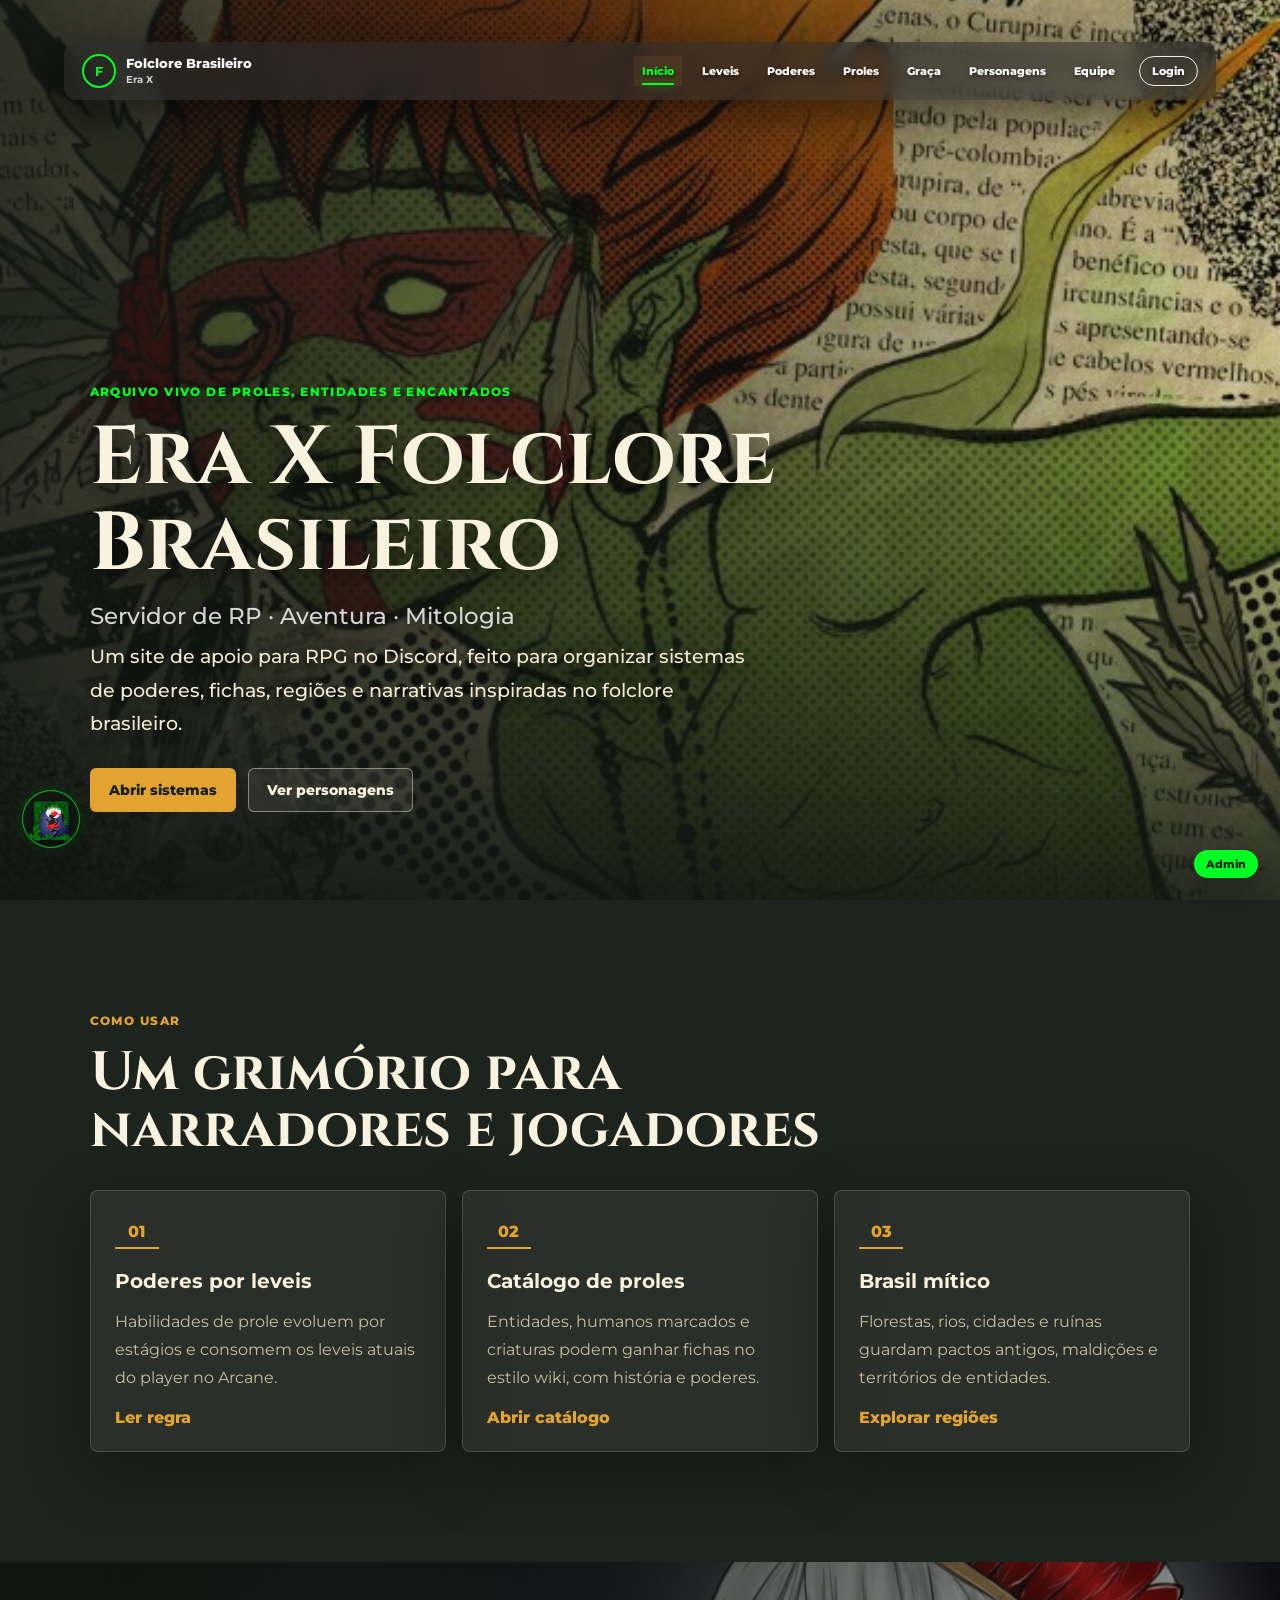
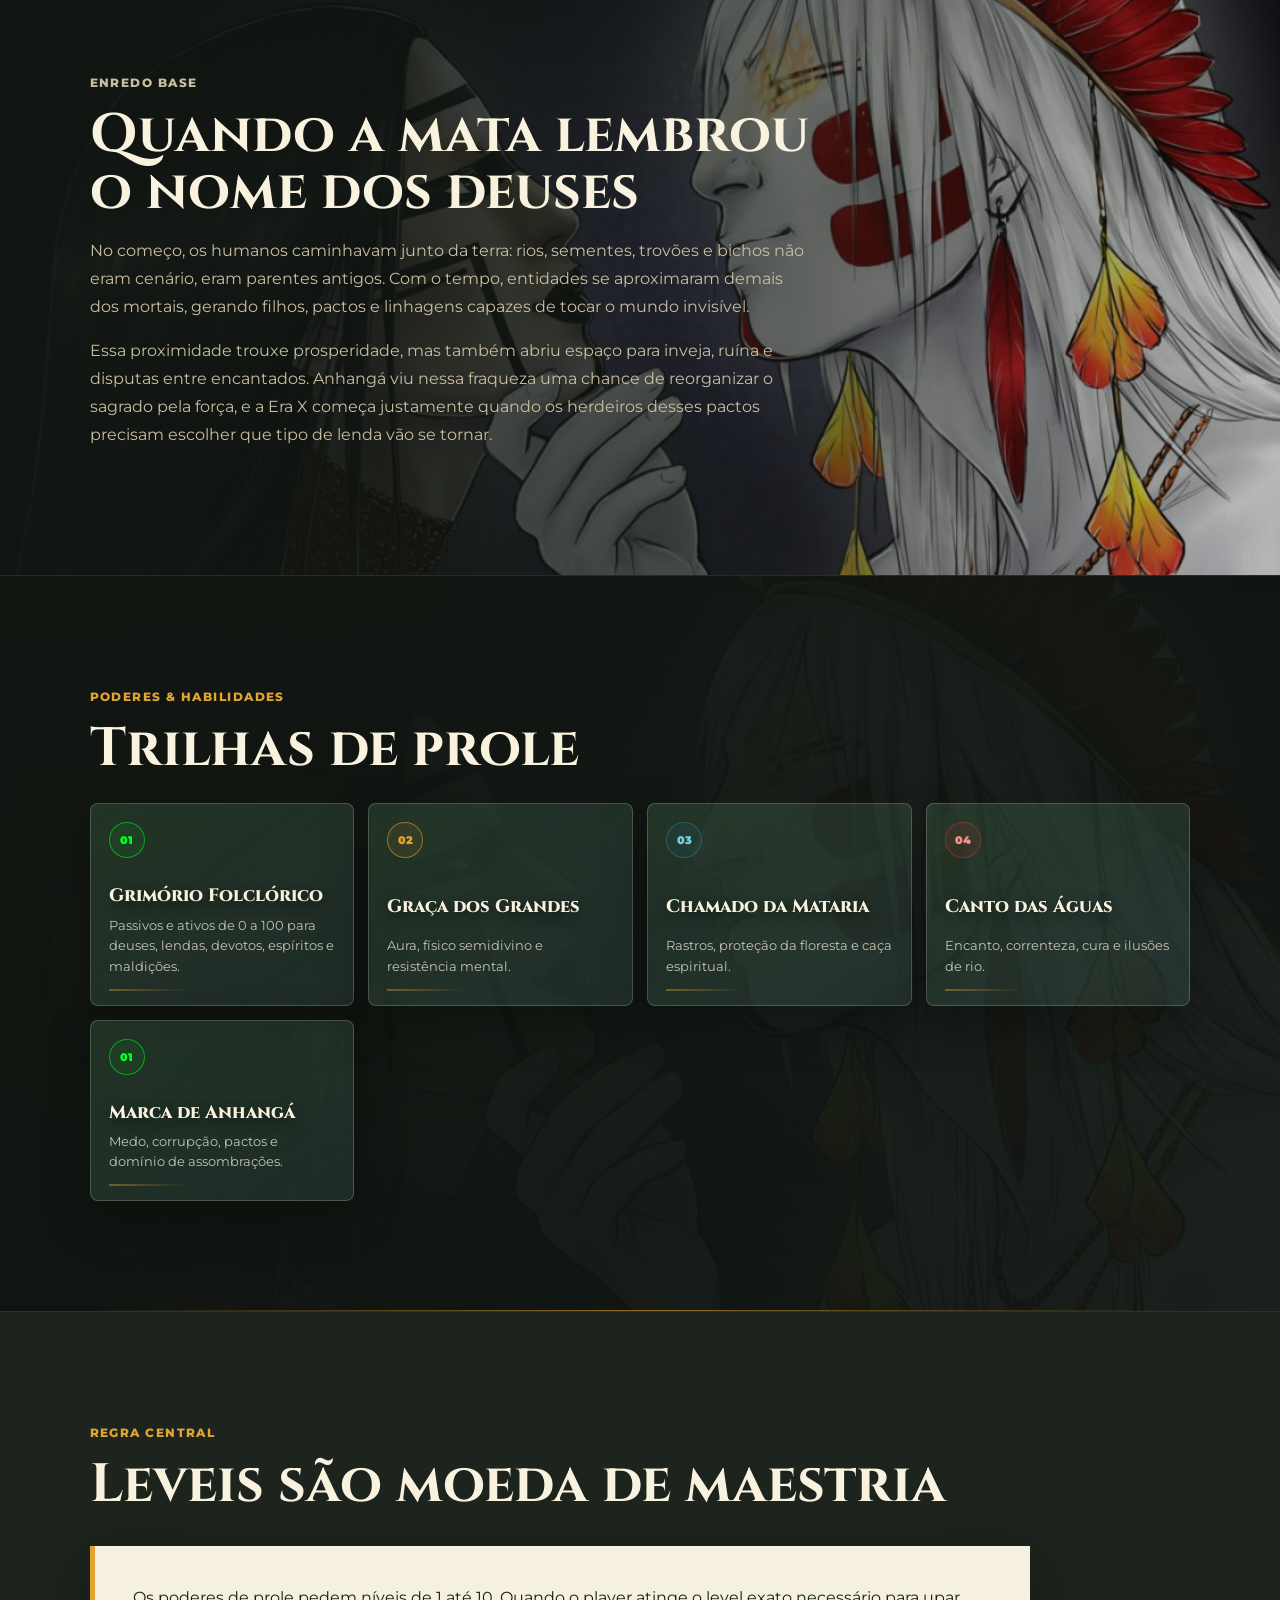
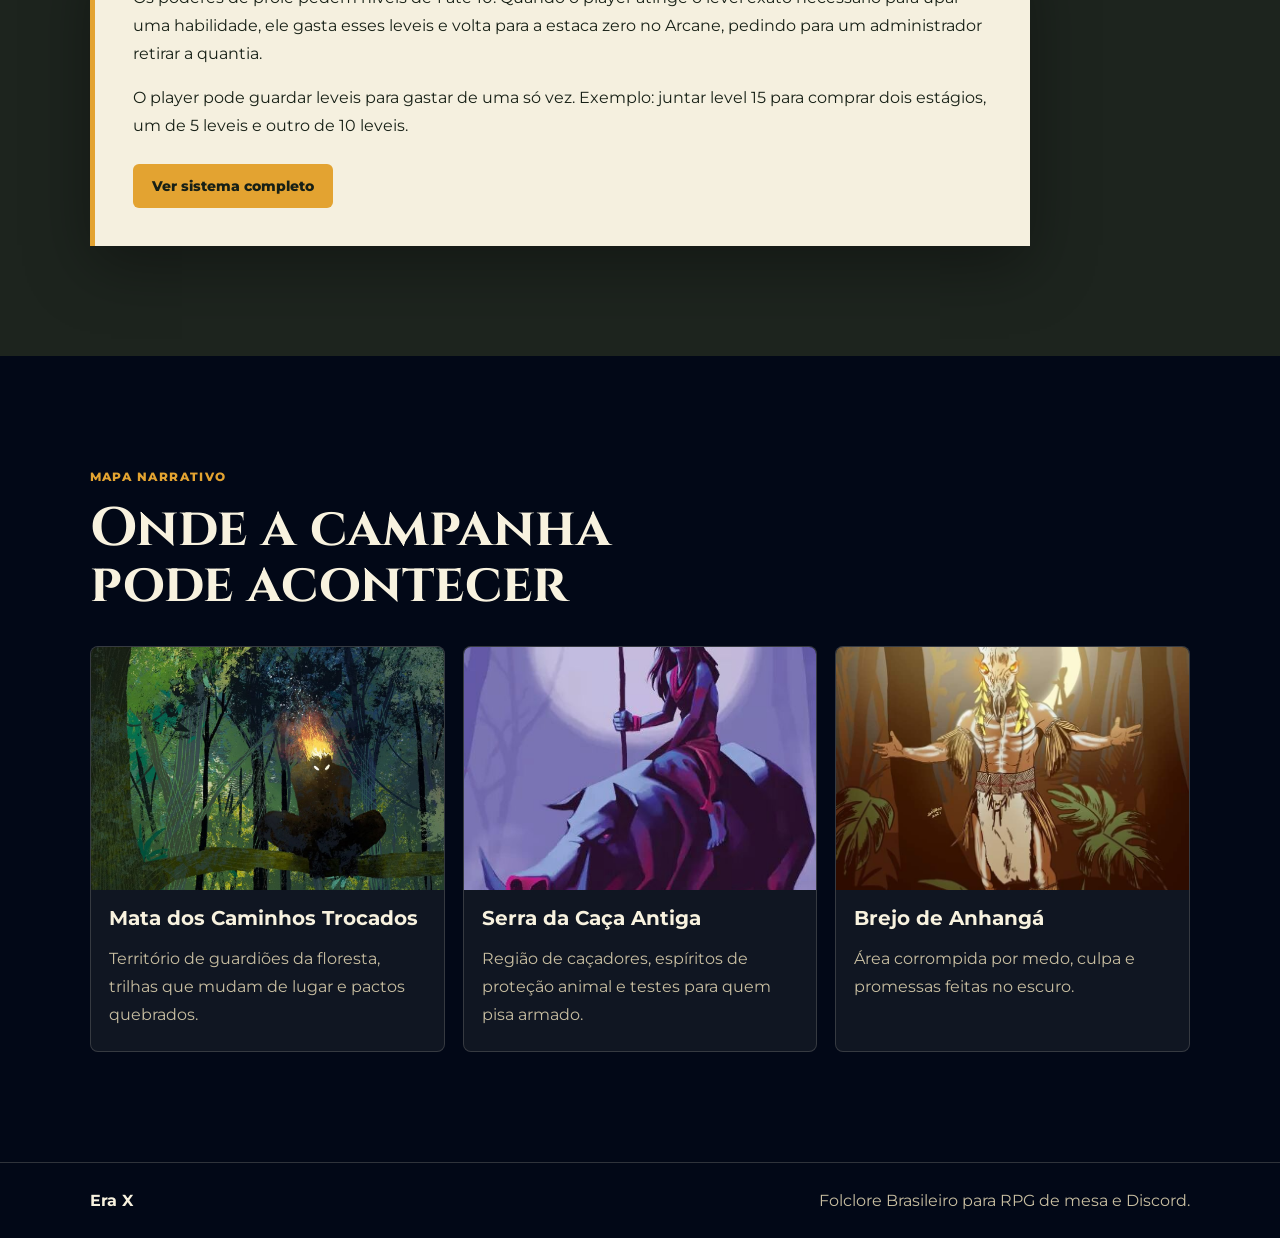
<file: index.html>
<!DOCTYPE html>
<html lang="pt-BR">
<head>
  <meta charset="UTF-8">
  <meta name="viewport" content="width=device-width, initial-scale=1.0">
  <title>Folclore Brasileiro | Era X</title>
  <meta name="description" content="Servidor de RP e sistemas inspirados no folclore brasileiro.">
  <link rel="preconnect" href="https://fonts.googleapis.com">
  <link rel="preconnect" href="https://fonts.gstatic.com" crossorigin>
  <link href="https://fonts.googleapis.com/css2?family=Cinzel:wght@600;700&family=Montserrat:wght@400;500;700;800&display=swap" rel="stylesheet">
  <link rel="stylesheet" href="style.css">
</head>
<body class="home-classic">
  <header class="site-header">
    <a class="brand" href="index.html" aria-label="Folclore Brasileiro - Era X">
      <span class="brand-mark">F</span>
      <span>
        <strong>Folclore Brasileiro</strong>
        <small>Era X</small>
      </span>
    </a>

    <button class="menu-button" type="button" aria-expanded="false" aria-controls="site-menu">
      <span></span>
      <span></span>
      <span></span>
    </button>

    <nav class="site-nav" id="site-menu">
      <a href="#inicio">Início</a>
      <a href="sistemas.html#leveis">Leveis</a>
      <a href="poderes.html">Poderes</a>
      <a href="sistemas.html#arvores">Proles</a>
      <a href="sistemas.html#graca">Graça</a>
      <a href="personagens.html">Personagens</a>
      <a href="equipe.html">Equipe</a>
      <a class="classic-login" href="admin.html">Login</a>
    </nav>
  </header>

  <main>
    <section class="hero restored-home-hero" id="inicio" style="--hero-image:url('imagens/folclore.jpg')">
      <div class="hero-copy">
        <p class="eyebrow">Arquivo vivo de proles, entidades e encantados</p>
        <h1>Era X Folclore Brasileiro</h1>
        <h2>Servidor de RP · Aventura · Mitologia</h2>
        <p>
          Um site de apoio para RPG no Discord, feito para organizar sistemas de poderes,
          fichas, regiões e narrativas inspiradas no folclore brasileiro.
        </p>
        <div class="hero-actions">
          <a class="button primary" href="sistemas.html">Abrir sistemas</a>
          <a class="button secondary" href="personagens.html">Ver personagens</a>
        </div>
      </div>
    </section>

    <section class="section intro-section">
      <div class="section-heading">
        <p class="eyebrow">Como usar</p>
        <h2>Um grimório para narradores e jogadores</h2>
      </div>
      <div class="intro-grid">
        <article class="feature-card">
          <span class="feature-icon">01</span>
          <h3>Poderes por leveis</h3>
          <p>Habilidades de prole evoluem por estágios e consomem os leveis atuais do player no Arcane.</p>
          <a href="sistemas.html#leveis">Ler regra</a>
        </article>
        <article class="feature-card">
          <span class="feature-icon">02</span>
          <h3>Catálogo de proles</h3>
          <p>Entidades, humanos marcados e criaturas podem ganhar fichas no estilo wiki, com história e poderes.</p>
          <a href="personagens.html">Abrir catálogo</a>
        </article>
        <article class="feature-card">
          <span class="feature-icon">03</span>
          <h3>Brasil mítico</h3>
          <p>Florestas, rios, cidades e ruínas guardam pactos antigos, maldições e territórios de entidades.</p>
          <a href="#regioes">Explorar regiões</a>
        </article>
      </div>
    </section>

    <section class="section lore-band" id="enredo" style="--band-image:url('imagens/deuses-tupi-guarani.jpg')">
      <div class="text-block">
        <p class="eyebrow">Enredo base</p>
        <h2>Quando a mata lembrou o nome dos deuses</h2>
        <p>
          No começo, os humanos caminhavam junto da terra: rios, sementes, trovões e bichos
          não eram cenário, eram parentes antigos. Com o tempo, entidades se aproximaram demais
          dos mortais, gerando filhos, pactos e linhagens capazes de tocar o mundo invisível.
        </p>
        <p>
          Essa proximidade trouxe prosperidade, mas também abriu espaço para inveja, ruína e
          disputas entre encantados. Anhangá viu nessa fraqueza uma chance de reorganizar o
          sagrado pela força, e a Era X começa justamente quando os herdeiros desses pactos
          precisam escolher que tipo de lenda vão se tornar.
        </p>
      </div>
    </section>

    <section class="section" id="poderes">
      <div class="section-heading">
        <p class="eyebrow">Poderes & habilidades</p>
        <h2>Trilhas de prole</h2>
      </div>
      <div class="catalog-grid">
        <a class="catalog-item" href="poderes.html">
          <span>Grimório Folclórico</span>
          <small>Passivos e ativos de 0 a 100 para deuses, lendas, devotos, espíritos e maldições.</small>
        </a>
        <a class="catalog-item" href="sistemas.html#graca">
          <span>Graça dos Grandes</span>
          <small>Aura, físico semidivino e resistência mental.</small>
        </a>
        <a class="catalog-item" href="sistemas.html#mataria">
          <span>Chamado da Mataria</span>
          <small>Rastros, proteção da floresta e caça espiritual.</small>
        </a>
        <a class="catalog-item" href="sistemas.html#aguas">
          <span>Canto das Águas</span>
          <small>Encanto, correnteza, cura e ilusões de rio.</small>
        </a>
        <a class="catalog-item" href="sistemas.html#sombras">
          <span>Marca de Anhangá</span>
          <small>Medo, corrupção, pactos e domínio de assombrações.</small>
        </a>
      </div>
    </section>

    <section class="section level-preview" id="leveis">
      <div class="section-heading">
        <p class="eyebrow">Regra central</p>
        <h2>Leveis são moeda de maestria</h2>
      </div>
      <div class="rule-panel">
        <p>
          Os poderes de prole pedem níveis de 1 até 10. Quando o player atinge o level exato
          necessário para upar uma habilidade, ele gasta esses leveis e volta para a estaca zero
          no Arcane, pedindo para um administrador retirar a quantia.
        </p>
        <p>
          O player pode guardar leveis para gastar de uma só vez. Exemplo: juntar level 15 para
          comprar dois estágios, um de 5 leveis e outro de 10 leveis.
        </p>
        <a class="button primary" href="sistemas.html#leveis">Ver sistema completo</a>
      </div>
    </section>

    <section class="section" id="regioes">
      <div class="section-heading">
        <p class="eyebrow">Mapa narrativo</p>
        <h2>Onde a campanha pode acontecer</h2>
      </div>
      <div class="region-layout">
        <article>
          <img src="imagens/curupira.jpg" alt="Curupira em uma floresta escura">
          <h3>Mata dos Caminhos Trocados</h3>
          <p>Território de guardiões da floresta, trilhas que mudam de lugar e pactos quebrados.</p>
        </article>
        <article>
          <img src="imagens/caipora.jpg" alt="Caipora em arte de floresta">
          <h3>Serra da Caça Antiga</h3>
          <p>Região de caçadores, espíritos de proteção animal e testes para quem pisa armado.</p>
        </article>
        <article>
          <img src="imagens/anhanga.jpg" alt="Anhangá em ambiente sombrio">
          <h3>Brejo de Anhangá</h3>
          <p>Área corrompida por medo, culpa e promessas feitas no escuro.</p>
        </article>
      </div>
    </section>
  </main>

  <footer class="site-footer">
    <strong>Era X</strong>
    <span>Folclore Brasileiro para RPG de mesa e Discord.</span>
  </footer>

  <a class="floating-admin" href="admin.html" aria-label="Abrir painel admin">Admin</a>

  <script src="js/site.js"></script>
</body>
</html>
</file>
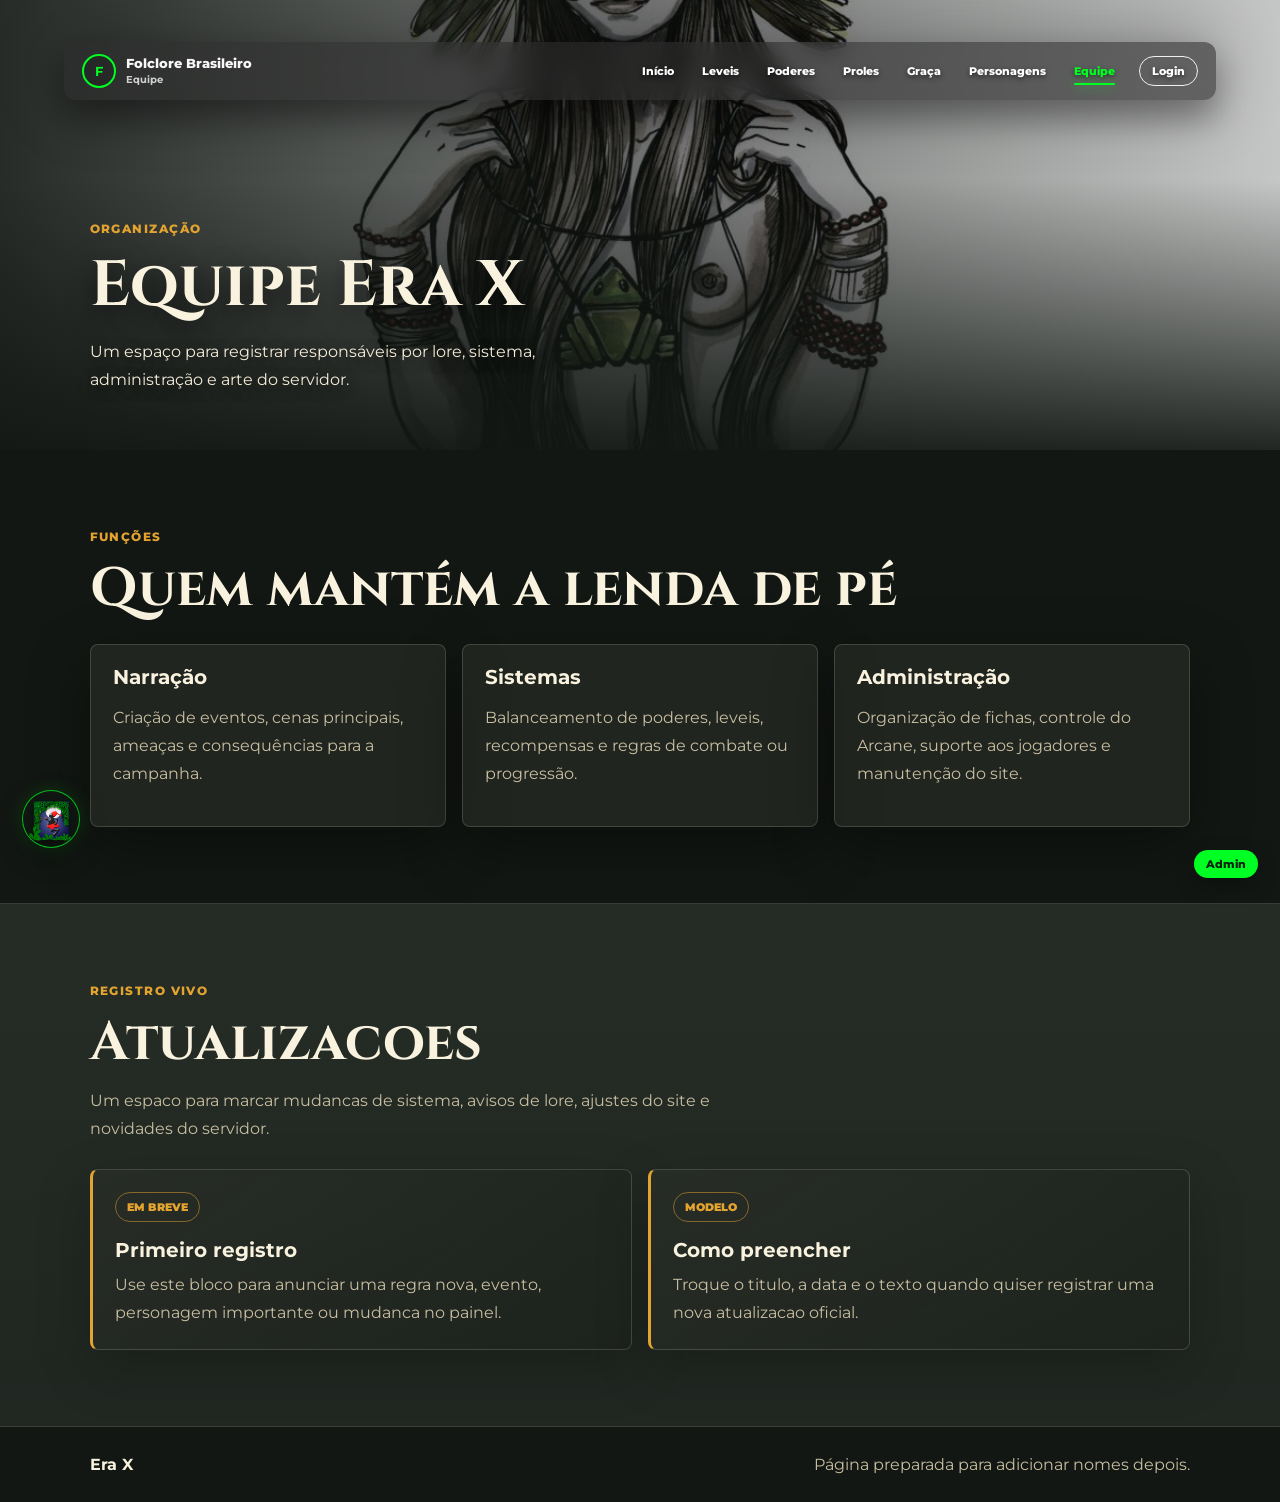
<file: equipe.html>
<!DOCTYPE html>
<html lang="pt-BR">
<head>
  <meta charset="UTF-8">
  <meta name="viewport" content="width=device-width, initial-scale=1.0">
  <title>Equipe | Era X</title>
  <meta name="description" content="Equipe e funções do projeto Era X Folclore Brasileiro.">
  <link rel="preconnect" href="https://fonts.googleapis.com">
  <link rel="preconnect" href="https://fonts.gstatic.com" crossorigin>
  <link href="https://fonts.googleapis.com/css2?family=Cinzel:wght@600;700&family=Montserrat:wght@400;500;700;800&display=swap" rel="stylesheet">
  <link rel="stylesheet" href="style.css">
</head>
<body class="page floating-shell">
  <header class="site-header">
    <a class="brand" href="index.html" aria-label="Folclore Brasileiro - Era X">
      <span class="brand-mark">F</span>
      <span>
        <strong>Folclore Brasileiro</strong>
        <small>Equipe</small>
      </span>
    </a>

    <button class="menu-button" type="button" aria-expanded="false" aria-controls="site-menu">
      <span></span>
      <span></span>
      <span></span>
    </button>

    <nav class="site-nav" id="site-menu">
      <a href="index.html">Início</a>
      <a href="sistemas.html#leveis">Leveis</a>
      <a href="poderes.html">Poderes</a>
      <a href="sistemas.html#arvores">Proles</a>
      <a href="sistemas.html#graca">Graça</a>
      <a href="personagens.html">Personagens</a>
      <a class="active" href="equipe.html">Equipe</a>
      <a class="classic-login" href="admin.html">Login</a>
    </nav>
  </header>

  <main>
    <section class="page-hero inner-hero" style="--hero-image:url('imagens/deusa-ilustracao.jpg')">
      <div class="hero-copy">
        <p class="eyebrow">Organização</p>
        <h1>Equipe Era X</h1>
        <p>Um espaço para registrar responsáveis por lore, sistema, administração e arte do servidor.</p>
      </div>
    </section>

    <section class="section compact-section">
      <div class="section-heading">
        <p class="eyebrow">Funções</p>
        <h2>Quem mantém a lenda de pé</h2>
      </div>
      <div class="team-grid">
        <article class="member-card">
          <h3>Narração</h3>
          <p>Criação de eventos, cenas principais, ameaças e consequências para a campanha.</p>
        </article>
        <article class="member-card">
          <h3>Sistemas</h3>
          <p>Balanceamento de poderes, leveis, recompensas e regras de combate ou progressão.</p>
        </article>
        <article class="member-card">
          <h3>Administração</h3>
          <p>Organização de fichas, controle do Arcane, suporte aos jogadores e manutenção do site.</p>
        </article>
      </div>
    </section>
    <section class="section compact-section updates-section" id="atualizacoes">
      <div class="section-heading">
        <p class="eyebrow">Registro vivo</p>
        <h2>Atualizacoes</h2>
        <p>Um espaco para marcar mudancas de sistema, avisos de lore, ajustes do site e novidades do servidor.</p>
      </div>

      <div class="updates-timeline">
        <article class="update-card">
          <span>Em breve</span>
          <h3>Primeiro registro</h3>
          <p>Use este bloco para anunciar uma regra nova, evento, personagem importante ou mudanca no painel.</p>
        </article>
        <article class="update-card">
          <span>Modelo</span>
          <h3>Como preencher</h3>
          <p>Troque o titulo, a data e o texto quando quiser registrar uma nova atualizacao oficial.</p>
        </article>
      </div>
    </section>
  </main>

  <footer class="site-footer">
    <strong>Era X</strong>
    <span>Página preparada para adicionar nomes depois.</span>
  </footer>

  <a class="floating-admin" href="admin.html" aria-label="Abrir painel admin">Admin</a>

  <script src="js/site.js"></script>
</body>
</html>
</file>
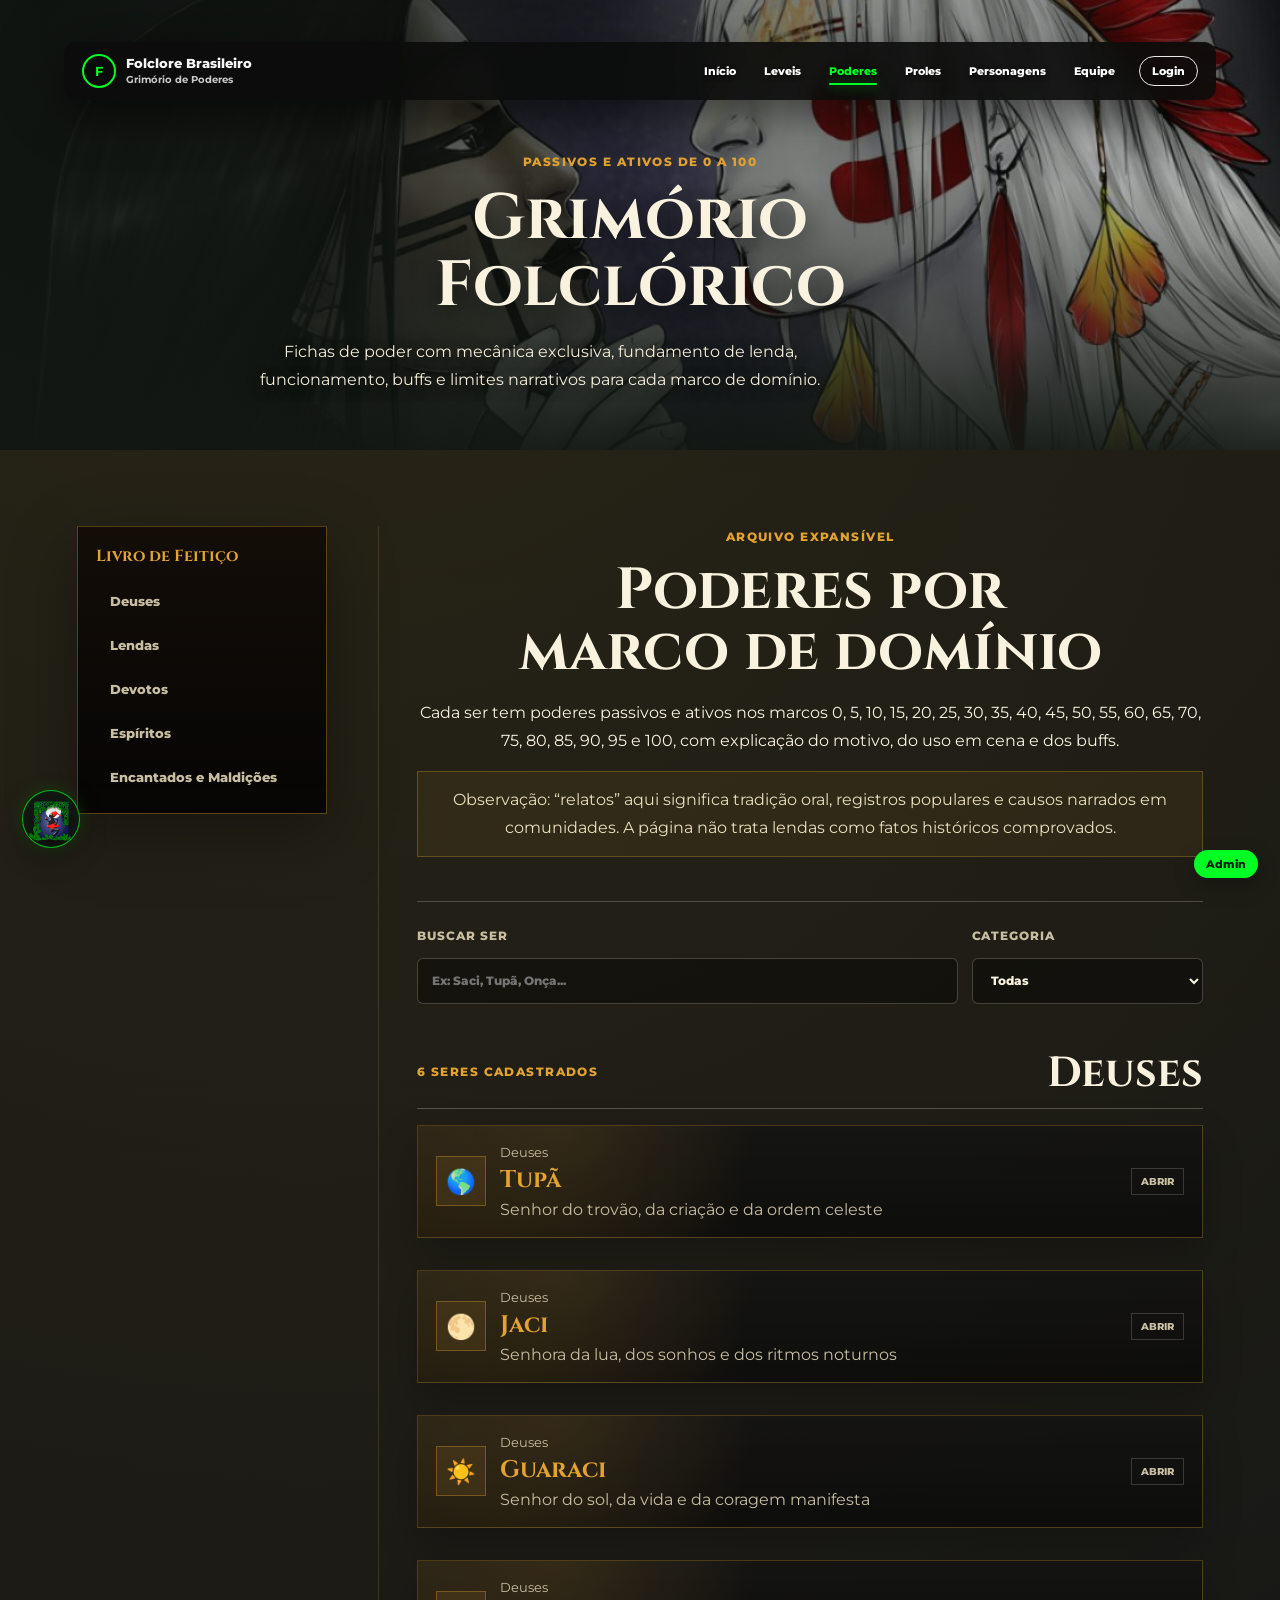
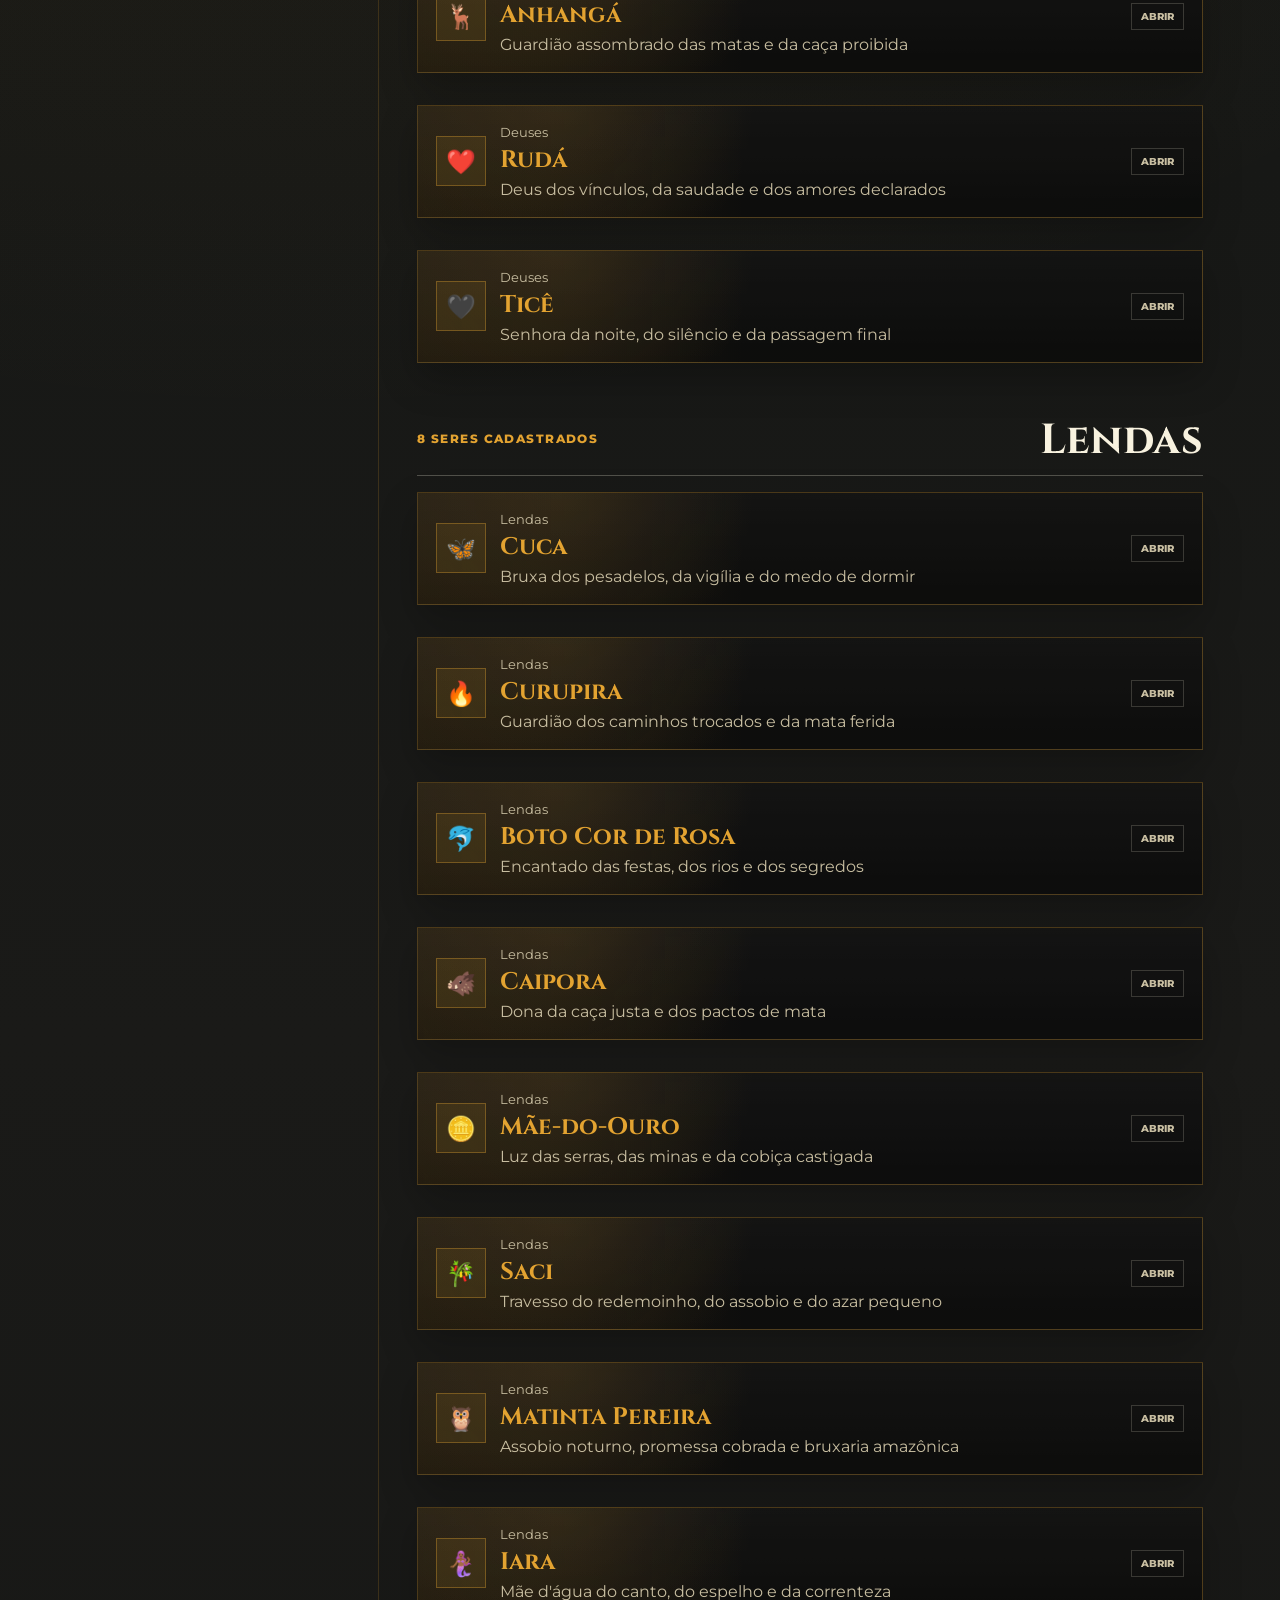
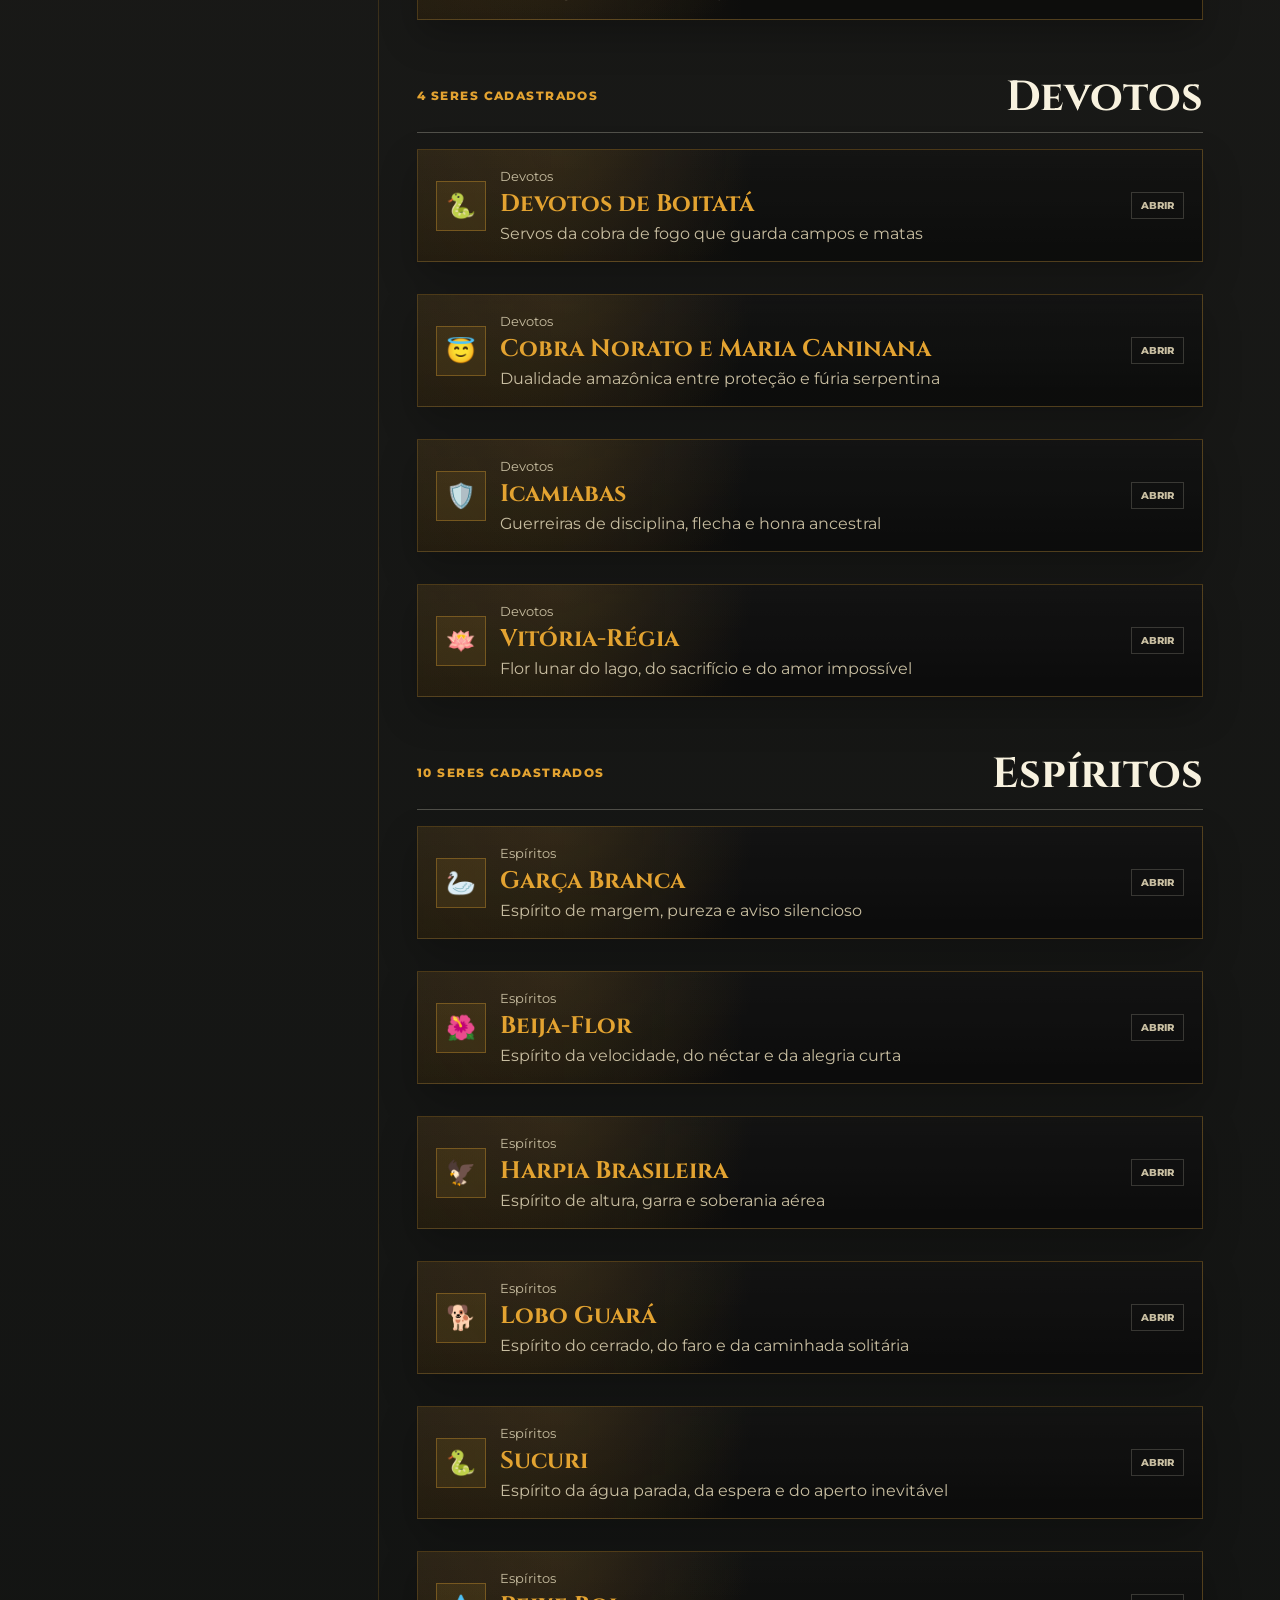
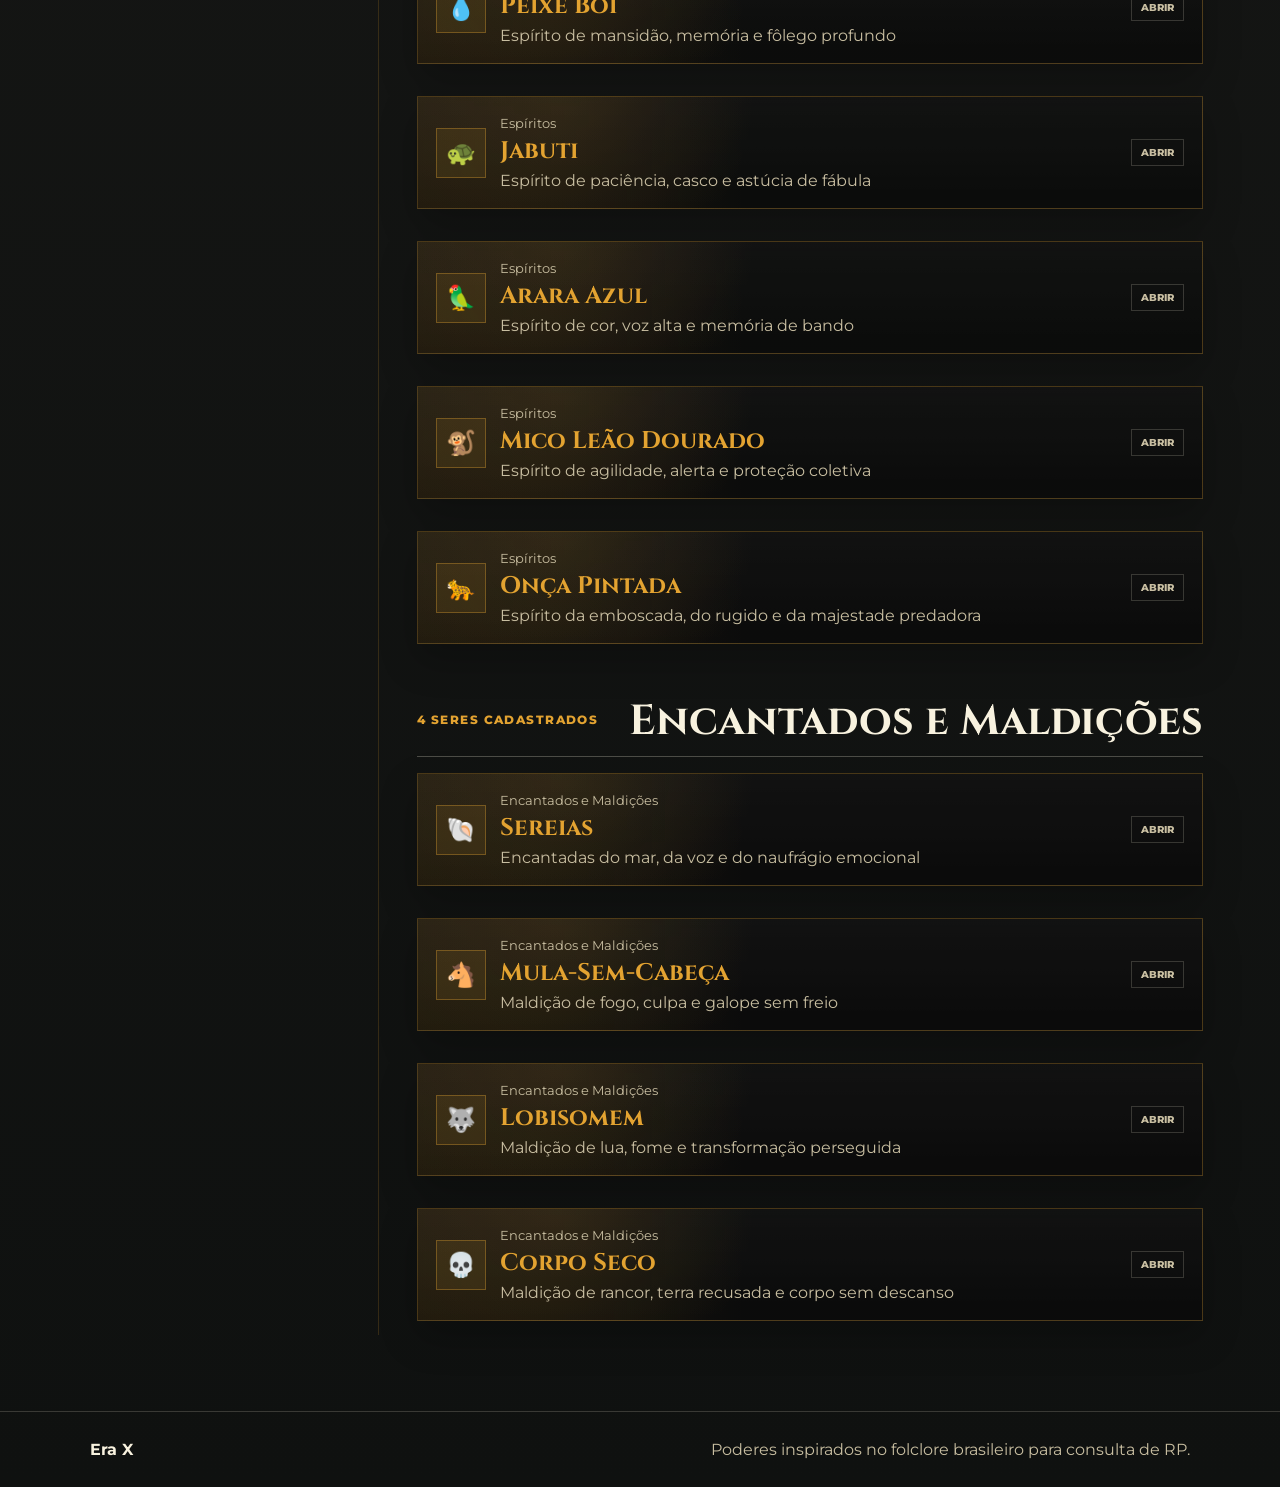
<file: poderes.html>
<!DOCTYPE html>
<html lang="pt-BR">
<head>
  <meta charset="UTF-8">
  <meta name="viewport" content="width=device-width, initial-scale=1.0">
  <title>Poderes Folclóricos | Era X</title>
  <meta name="description" content="Poderes passivos e ativos de 0 a 100 para seres do folclore brasileiro no Era X.">
  <link rel="preconnect" href="https://fonts.googleapis.com">
  <link rel="preconnect" href="https://fonts.gstatic.com" crossorigin>
  <link href="https://fonts.googleapis.com/css2?family=Cinzel:wght@600;700&family=Montserrat:wght@400;500;700;800&display=swap" rel="stylesheet">
  <link rel="stylesheet" href="style.css">
</head>
<body class="page floating-shell powers-page">
  <header class="site-header">
    <a class="brand" href="index.html" aria-label="Folclore Brasileiro - Era X">
      <span class="brand-mark">F</span>
      <span>
        <strong>Folclore Brasileiro</strong>
        <small>Grimório de Poderes</small>
      </span>
    </a>

    <button class="menu-button" type="button" aria-expanded="false" aria-controls="site-menu">
      <span></span>
      <span></span>
      <span></span>
    </button>

    <nav class="site-nav" id="site-menu">
      <a href="index.html">Início</a>
      <a href="sistemas.html#leveis">Leveis</a>
      <a class="active" href="poderes.html">Poderes</a>
      <a href="sistemas.html#arvores">Proles</a>
      <a href="personagens.html">Personagens</a>
      <a href="equipe.html">Equipe</a>
      <a class="classic-login" href="admin.html">Login</a>
    </nav>
  </header>

  <main>
    <section class="page-hero inner-hero powers-hero" style="--hero-image:url('imagens/Deusestupi Guarania.jpg')">
      <div class="hero-copy">
        <p class="eyebrow">Passivos e ativos de 0 a 100</p>
        <h1>Grimório Folclórico</h1>
        <p>
          Fichas de poder com mecânica exclusiva, fundamento de lenda, funcionamento,
          buffs e limites narrativos para cada marco de domínio.
        </p>
      </div>
    </section>

    <section class="powers-shell" id="grimorio">
      <aside class="powers-index" aria-label="Categorias de poderes">
        <strong>Livro de Feitiço</strong>
        <a href="#deuses">Deuses</a>
        <a href="#lendas">Lendas</a>
        <a href="#devotos">Devotos</a>
        <a href="#espiritos">Espíritos</a>
        <a href="#encantados-maldicoes">Encantados e Maldições</a>
      </aside>

      <section class="powers-content">
        <div class="powers-intro">
          <p class="eyebrow">Arquivo expansível</p>
          <h2>Poderes por marco de domínio</h2>
          <p>
            Cada ser tem poderes passivos e ativos nos marcos 0, 5, 10, 15, 20, 25,
            30, 35, 40, 45, 50, 55, 60, 65, 70, 75, 80, 85, 90, 95 e 100,
            com explicação do motivo, do uso em cena e dos buffs.
          </p>
          <p class="powers-note">
            Observação: “relatos” aqui significa tradição oral, registros populares e causos narrados
            em comunidades. A página não trata lendas como fatos históricos comprovados.
          </p>
        </div>

        <div class="powers-tools">
          <label>
            Buscar ser
            <input type="search" id="powerSearch" placeholder="Ex: Saci, Tupã, Onça...">
          </label>
          <label>
            Categoria
            <select id="powerCategory">
              <option value="all">Todas</option>
              <option value="deuses">Deuses</option>
              <option value="lendas">Lendas</option>
              <option value="devotos">Devotos</option>
              <option value="espiritos">Espíritos</option>
              <option value="encantados-maldicoes">Encantados e Maldições</option>
            </select>
          </label>
        </div>

        <div id="powersCatalog" class="powers-catalog" aria-live="polite"></div>
      </section>
    </section>
  </main>

  <footer class="site-footer">
    <strong>Era X</strong>
    <span>Poderes inspirados no folclore brasileiro para consulta de RP.</span>
  </footer>

  <a class="floating-admin" href="admin.html" aria-label="Abrir painel admin">Admin</a>

  <script src="js/site.js"></script>
  <script src="js/poderes.js"></script>
</body>
</html>
</file>
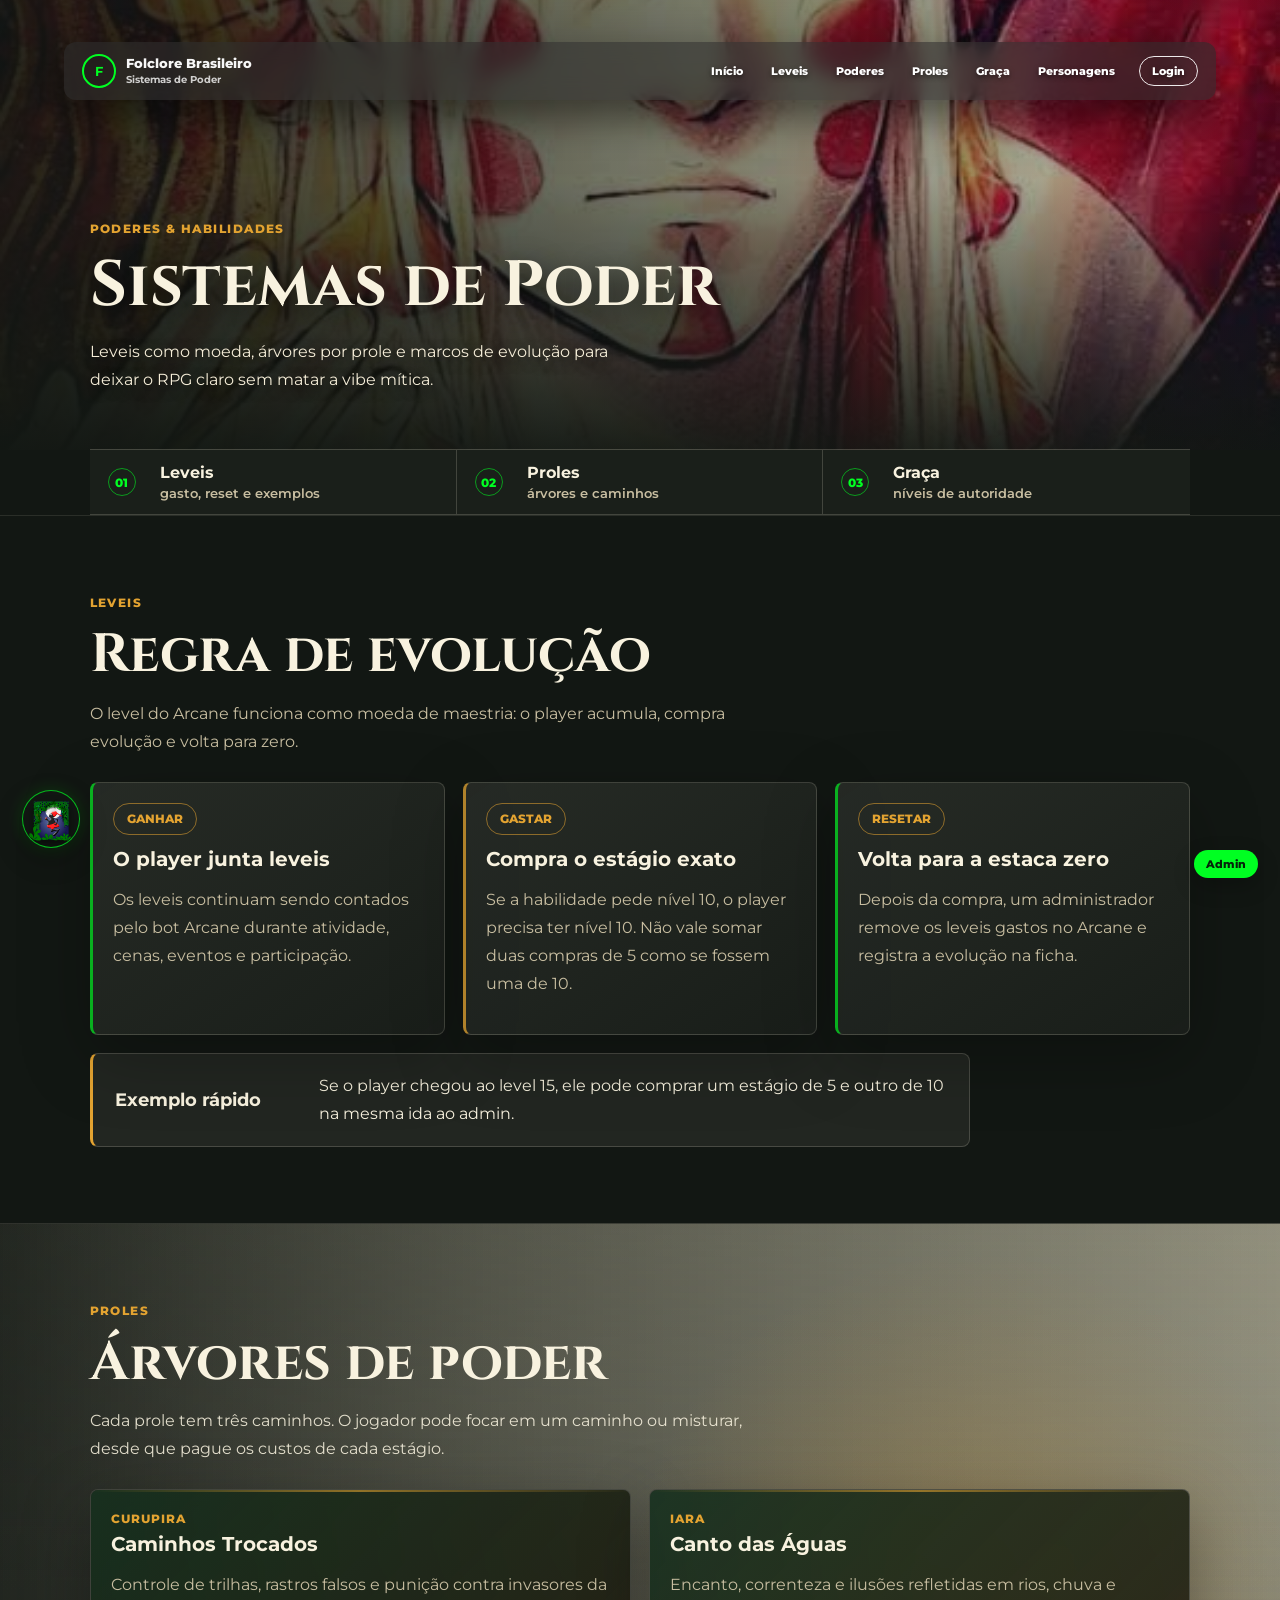
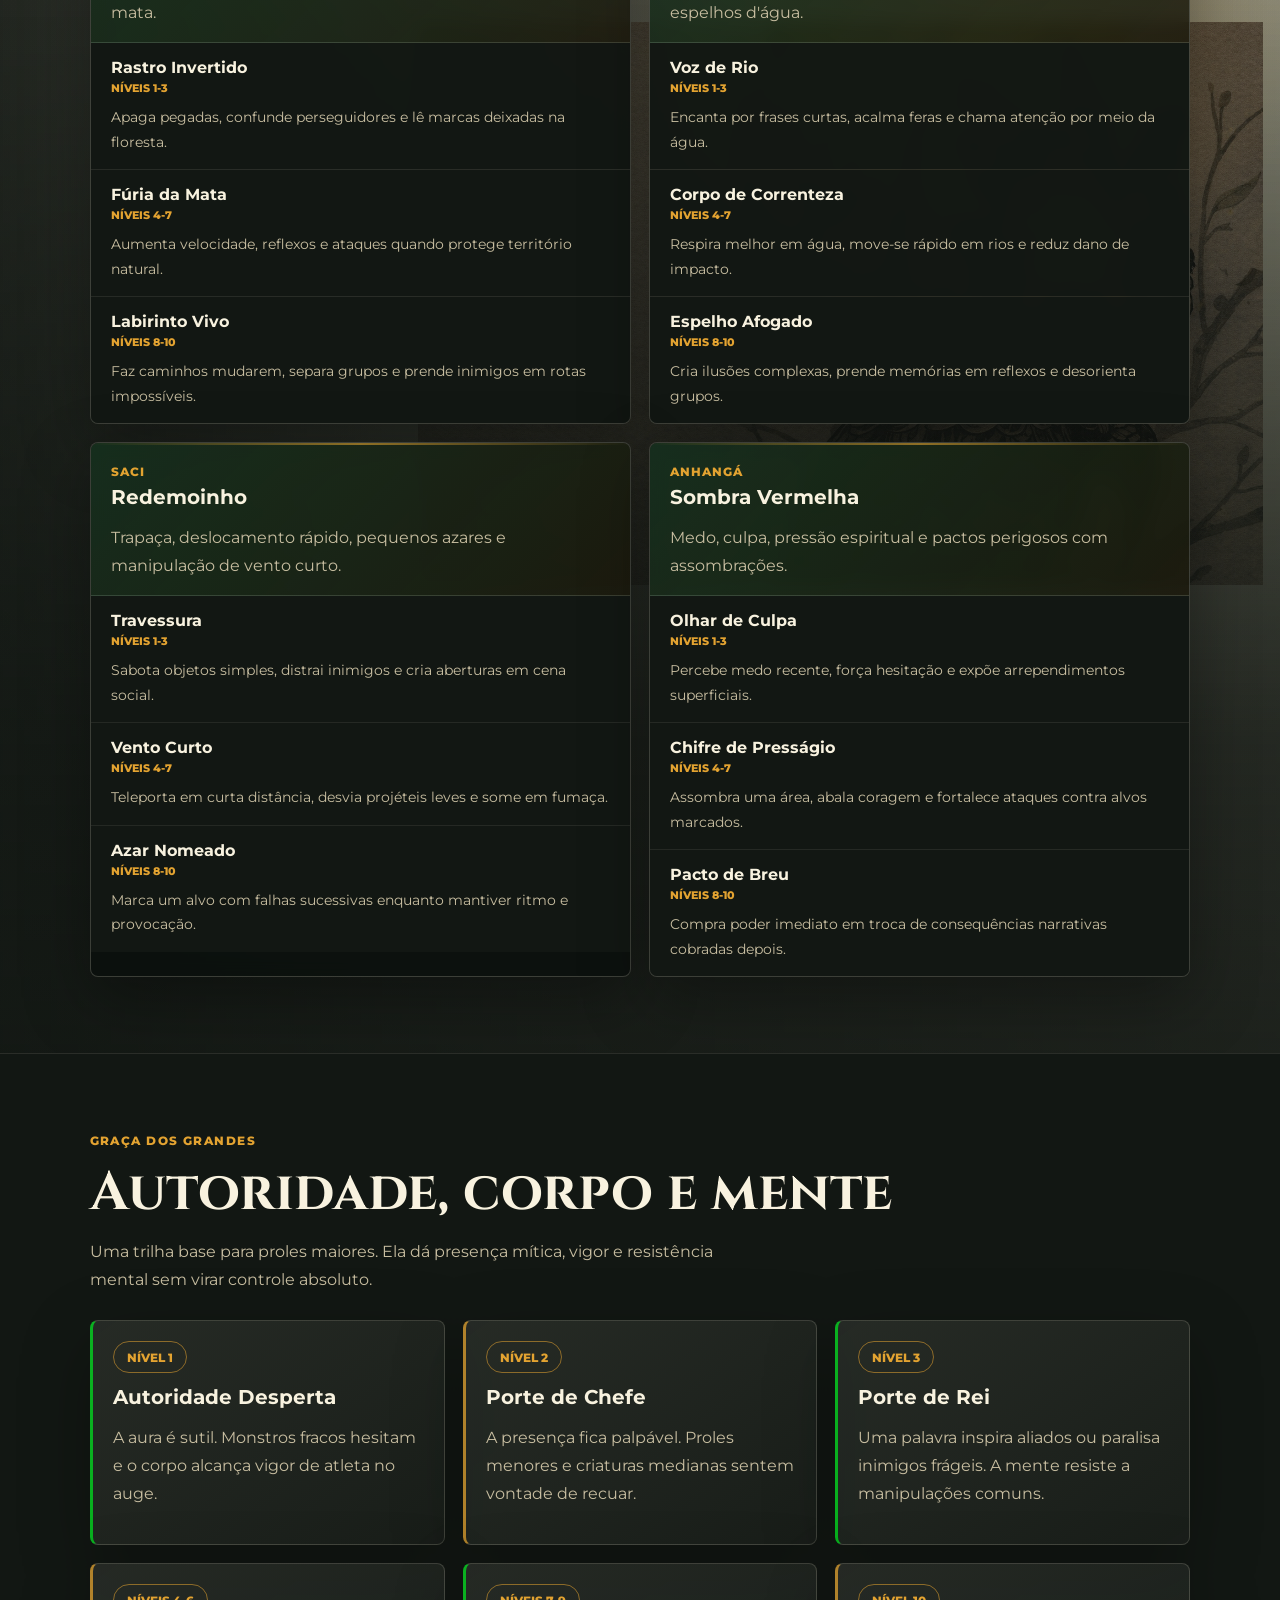
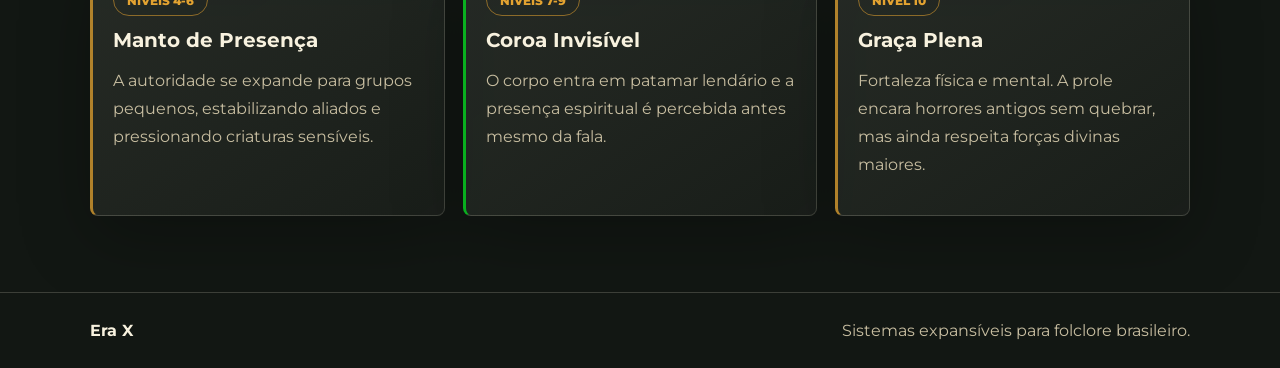
<file: sistemas.html>
<!DOCTYPE html>
<html lang="pt-BR">
<head>
  <meta charset="UTF-8">
  <meta name="viewport" content="width=device-width, initial-scale=1.0">
  <title>Sistemas de Poder | Era X</title>
  <meta name="description" content="Regras de leveis, maestria e árvores de poder por prole para Era X.">
  <link rel="preconnect" href="https://fonts.googleapis.com">
  <link rel="preconnect" href="https://fonts.gstatic.com" crossorigin>
  <link href="https://fonts.googleapis.com/css2?family=Cinzel:wght@600;700&family=Montserrat:wght@400;500;700;800&display=swap" rel="stylesheet">
  <link rel="stylesheet" href="style.css">
</head>
<body class="page floating-shell">
  <header class="site-header">
    <a class="brand" href="index.html" aria-label="Folclore Brasileiro - Era X">
      <span class="brand-mark">F</span>
      <span>
        <strong>Folclore Brasileiro</strong>
        <small>Sistemas de Poder</small>
      </span>
    </a>

    <button class="menu-button" type="button" aria-expanded="false" aria-controls="site-menu">
      <span></span>
      <span></span>
      <span></span>
    </button>

    <nav class="site-nav" id="site-menu">
      <a href="index.html">Início</a>
      <a href="#leveis">Leveis</a>
      <a href="poderes.html">Poderes</a>
      <a href="#arvores">Proles</a>
      <a href="#graca">Graça</a>
      <a href="personagens.html">Personagens</a>
      <a class="classic-login" href="admin.html">Login</a>
    </nav>
  </header>

  <main>
    <section class="page-hero inner-hero system-hero" style="--hero-image:url('imagens/deus-anhanga.jpg')">
      <div class="hero-copy">
        <p class="eyebrow">Poderes & habilidades</p>
        <h1>Sistemas de Poder</h1>
        <p>Leveis como moeda, árvores por prole e marcos de evolução para deixar o RPG claro sem matar a vibe mítica.</p>
      </div>
    </section>

    <section class="system-quickbar" aria-label="Atalhos de sistemas">
      <a href="#leveis">
        <span>01</span>
        <strong>Leveis</strong>
        <small>gasto, reset e exemplos</small>
      </a>
      <a href="#arvores">
        <span>02</span>
        <strong>Proles</strong>
        <small>árvores e caminhos</small>
      </a>
      <a href="#graca">
        <span>03</span>
        <strong>Graça</strong>
        <small>níveis de autoridade</small>
      </a>
    </section>

    <section class="section system-flow" id="leveis">
      <div class="section-heading">
        <p class="eyebrow">Leveis</p>
        <h2>Regra de evolução</h2>
        <p>O level do Arcane funciona como moeda de maestria: o player acumula, compra evolução e volta para zero.</p>
      </div>

      <div class="rule-wave">
        <article>
          <span>Ganhar</span>
          <h3>O player junta leveis</h3>
          <p>Os leveis continuam sendo contados pelo bot Arcane durante atividade, cenas, eventos e participação.</p>
        </article>
        <article>
          <span>Gastar</span>
          <h3>Compra o estágio exato</h3>
          <p>Se a habilidade pede nível 10, o player precisa ter nível 10. Não vale somar duas compras de 5 como se fossem uma de 10.</p>
        </article>
        <article>
          <span>Resetar</span>
          <h3>Volta para a estaca zero</h3>
          <p>Depois da compra, um administrador remove os leveis gastos no Arcane e registra a evolução na ficha.</p>
        </article>
      </div>

      <div class="example-ribbon">
        <strong>Exemplo rápido</strong>
        <p>Se o player chegou ao level 15, ele pode comprar um estágio de 5 e outro de 10 na mesma ida ao admin.</p>
      </div>
    </section>

    <section class="section system-flow alt-flow" id="arvores">
      <div class="section-heading">
        <p class="eyebrow">Proles</p>
        <h2>Árvores de poder</h2>
        <p>Cada prole tem três caminhos. O jogador pode focar em um caminho ou misturar, desde que pague os custos de cada estágio.</p>
      </div>

      <div class="prole-grid">
        <article class="prole-tree">
          <header>
            <span>Curupira</span>
            <h3>Caminhos Trocados</h3>
            <p>Controle de trilhas, rastros falsos e punição contra invasores da mata.</p>
          </header>
          <div class="tree-branches">
            <div>
              <strong>Rastro Invertido</strong>
              <small>Níveis 1-3</small>
              <p>Apaga pegadas, confunde perseguidores e lê marcas deixadas na floresta.</p>
            </div>
            <div>
              <strong>Fúria da Mata</strong>
              <small>Níveis 4-7</small>
              <p>Aumenta velocidade, reflexos e ataques quando protege território natural.</p>
            </div>
            <div>
              <strong>Labirinto Vivo</strong>
              <small>Níveis 8-10</small>
              <p>Faz caminhos mudarem, separa grupos e prende inimigos em rotas impossíveis.</p>
            </div>
          </div>
        </article>

        <article class="prole-tree">
          <header>
            <span>Iara</span>
            <h3>Canto das Águas</h3>
            <p>Encanto, correnteza e ilusões refletidas em rios, chuva e espelhos d'água.</p>
          </header>
          <div class="tree-branches">
            <div>
              <strong>Voz de Rio</strong>
              <small>Níveis 1-3</small>
              <p>Encanta por frases curtas, acalma feras e chama atenção por meio da água.</p>
            </div>
            <div>
              <strong>Corpo de Correnteza</strong>
              <small>Níveis 4-7</small>
              <p>Respira melhor em água, move-se rápido em rios e reduz dano de impacto.</p>
            </div>
            <div>
              <strong>Espelho Afogado</strong>
              <small>Níveis 8-10</small>
              <p>Cria ilusões complexas, prende memórias em reflexos e desorienta grupos.</p>
            </div>
          </div>
        </article>

        <article class="prole-tree">
          <header>
            <span>Saci</span>
            <h3>Redemoinho</h3>
            <p>Trapaça, deslocamento rápido, pequenos azares e manipulação de vento curto.</p>
          </header>
          <div class="tree-branches">
            <div>
              <strong>Travessura</strong>
              <small>Níveis 1-3</small>
              <p>Sabota objetos simples, distrai inimigos e cria aberturas em cena social.</p>
            </div>
            <div>
              <strong>Vento Curto</strong>
              <small>Níveis 4-7</small>
              <p>Teleporta em curta distância, desvia projéteis leves e some em fumaça.</p>
            </div>
            <div>
              <strong>Azar Nomeado</strong>
              <small>Níveis 8-10</small>
              <p>Marca um alvo com falhas sucessivas enquanto mantiver ritmo e provocação.</p>
            </div>
          </div>
        </article>

        <article class="prole-tree">
          <header>
            <span>Anhangá</span>
            <h3>Sombra Vermelha</h3>
            <p>Medo, culpa, pressão espiritual e pactos perigosos com assombrações.</p>
          </header>
          <div class="tree-branches">
            <div>
              <strong>Olhar de Culpa</strong>
              <small>Níveis 1-3</small>
              <p>Percebe medo recente, força hesitação e expõe arrependimentos superficiais.</p>
            </div>
            <div>
              <strong>Chifre de Presságio</strong>
              <small>Níveis 4-7</small>
              <p>Assombra uma área, abala coragem e fortalece ataques contra alvos marcados.</p>
            </div>
            <div>
              <strong>Pacto de Breu</strong>
              <small>Níveis 8-10</small>
              <p>Compra poder imediato em troca de consequências narrativas cobradas depois.</p>
            </div>
          </div>
        </article>
      </div>
    </section>

    <section class="section system-flow" id="graca">
      <div class="section-heading">
        <p class="eyebrow">Graça dos Grandes</p>
        <h2>Autoridade, corpo e mente</h2>
        <p>Uma trilha base para proles maiores. Ela dá presença mítica, vigor e resistência mental sem virar controle absoluto.</p>
      </div>

      <div class="grace-ladder">
        <article>
          <span>Nível 1</span>
          <h3>Autoridade Desperta</h3>
          <p>A aura é sutil. Monstros fracos hesitam e o corpo alcança vigor de atleta no auge.</p>
        </article>
        <article>
          <span>Nível 2</span>
          <h3>Porte de Chefe</h3>
          <p>A presença fica palpável. Proles menores e criaturas medianas sentem vontade de recuar.</p>
        </article>
        <article>
          <span>Nível 3</span>
          <h3>Porte de Rei</h3>
          <p>Uma palavra inspira aliados ou paralisa inimigos frágeis. A mente resiste a manipulações comuns.</p>
        </article>
        <article>
          <span>Níveis 4-6</span>
          <h3>Manto de Presença</h3>
          <p>A autoridade se expande para grupos pequenos, estabilizando aliados e pressionando criaturas sensíveis.</p>
        </article>
        <article>
          <span>Níveis 7-9</span>
          <h3>Coroa Invisível</h3>
          <p>O corpo entra em patamar lendário e a presença espiritual é percebida antes mesmo da fala.</p>
        </article>
        <article>
          <span>Nível 10</span>
          <h3>Graça Plena</h3>
          <p>Fortaleza física e mental. A prole encara horrores antigos sem quebrar, mas ainda respeita forças divinas maiores.</p>
        </article>
      </div>
    </section>
  </main>

  <footer class="site-footer">
    <strong>Era X</strong>
    <span>Sistemas expansíveis para folclore brasileiro.</span>
  </footer>

  <a class="floating-admin" href="admin.html" aria-label="Abrir painel admin">Admin</a>

  <script src="js/site.js"></script>
</body>
</html>
</file>
<file: style.css>
:root {
  --bg: #121713;
  --bg-soft: #1d241e;
  --panel: #f5f0df;
  --panel-muted: #ebe0c2;
  --text: #f8f2df;
  --text-dark: #172016;
  --muted: #c8bea1;
  --leaf: #2f6b3f;
  --leaf-dark: #183d28;
  --river: #287781;
  --clay: #a84f36;
  --sun: #e3a331;
  --danger: #b7352f;
  --line: rgba(248, 242, 223, .18);
  --shadow: 0 20px 60px rgba(0, 0, 0, .35);
  --font-body: "Montserrat", Arial, sans-serif;
  --font-title: "Cinzel", Georgia, serif;
}

* {
  box-sizing: border-box;
}

html {
  scroll-behavior: smooth;
}

body {
  margin: 0;
  min-height: 100vh;
  background:
    linear-gradient(180deg, rgba(18, 23, 19, .95), rgba(31, 36, 27, .98)),
    #121713;
  color: var(--text);
  font-family: var(--font-body);
}

body.menu-open {
  overflow: hidden;
}

img {
  max-width: 100%;
  display: block;
}

a {
  color: inherit;
}

.site-header {
  position: sticky;
  top: 0;
  z-index: 20;
  display: flex;
  align-items: center;
  justify-content: space-between;
  gap: 24px;
  min-height: 74px;
  padding: 12px clamp(18px, 5vw, 72px);
  background: rgba(18, 23, 19, .9);
  border-bottom: 1px solid var(--line);
  backdrop-filter: blur(14px);
}

.brand {
  display: inline-flex;
  align-items: center;
  gap: 12px;
  text-decoration: none;
}

.brand-mark {
  width: 46px;
  height: 46px;
  display: grid;
  place-items: center;
  border: 2px solid var(--sun);
  background: var(--leaf-dark);
  color: var(--sun);
  font-family: var(--font-title);
  font-weight: 700;
}

.brand strong,
.brand small {
  display: block;
}

.brand strong {
  font-family: var(--font-title);
  font-size: 18px;
}

.brand small {
  margin-top: 2px;
  color: var(--muted);
  font-size: 12px;
}

.site-nav {
  display: flex;
  align-items: center;
  gap: 8px;
}

.site-nav a {
  min-height: 38px;
  display: inline-flex;
  align-items: center;
  padding: 8px 12px;
  border: 1px solid transparent;
  color: var(--muted);
  font-size: 14px;
  font-weight: 700;
  text-decoration: none;
}

.site-nav a:hover,
.site-nav a.active {
  border-color: rgba(227, 163, 49, .45);
  color: var(--text);
  background: rgba(227, 163, 49, .08);
}

.nav-pill {
  background: var(--sun);
  color: var(--text-dark) !important;
}

.menu-button {
  display: none;
  width: 44px;
  height: 44px;
  border: 1px solid var(--line);
  background: rgba(255, 255, 255, .04);
  cursor: pointer;
}

.menu-button span {
  display: block;
  width: 18px;
  height: 2px;
  margin: 5px auto;
  background: var(--text);
}

.hero,
.page-hero {
  position: relative;
  min-height: 86svh;
  display: flex;
  align-items: flex-end;
  padding: clamp(90px, 14vw, 150px) clamp(20px, 7vw, 92px) clamp(52px, 9vw, 90px);
  background:
    linear-gradient(90deg, rgba(18, 23, 19, .88), rgba(18, 23, 19, .52) 54%, rgba(18, 23, 19, .18)),
    linear-gradient(0deg, rgba(18, 23, 19, .88), rgba(18, 23, 19, .08) 46%),
    var(--hero-image) center / cover no-repeat;
  isolation: isolate;
}

.page-hero {
  min-height: 54svh;
}

.hero-copy {
  width: min(760px, 100%);
}

.eyebrow {
  margin: 0 0 14px;
  color: var(--sun);
  font-size: 12px;
  font-weight: 800;
  letter-spacing: .12em;
  text-transform: uppercase;
}

h1,
h2,
h3 {
  margin: 0;
  line-height: 1.05;
}

h1,
h2 {
  font-family: var(--font-title);
}

h1 {
  max-width: 760px;
  color: var(--text);
  font-size: clamp(42px, 8vw, 86px);
  text-wrap: balance;
}

h2 {
  color: var(--text);
  font-size: clamp(30px, 5vw, 54px);
  text-wrap: balance;
}

h3 {
  color: inherit;
  font-size: 20px;
}

p {
  line-height: 1.75;
}

.hero-copy > p:not(.eyebrow) {
  max-width: 660px;
  margin: 18px 0 0;
  color: #f3ead4;
  font-size: clamp(16px, 2vw, 19px);
}

.hero-actions {
  display: flex;
  flex-wrap: wrap;
  gap: 12px;
  margin-top: 28px;
}

.button,
button {
  min-height: 44px;
  display: inline-flex;
  align-items: center;
  justify-content: center;
  gap: 8px;
  padding: 12px 18px;
  border: 1px solid transparent;
  border-radius: 6px;
  font-family: var(--font-body);
  font-size: 14px;
  font-weight: 800;
  text-decoration: none;
  cursor: pointer;
}

.button.primary,
button.primary {
  background: var(--sun);
  color: var(--text-dark);
}

.button.secondary {
  border-color: rgba(248, 242, 223, .45);
  background: rgba(248, 242, 223, .08);
  color: var(--text);
}

.section {
  padding: clamp(56px, 9vw, 110px) clamp(20px, 7vw, 92px);
}

.section-heading {
  width: min(900px, 100%);
  margin-bottom: 32px;
}

.section-heading h2 {
  margin-bottom: 12px;
}

.section-heading p:last-child {
  max-width: 680px;
  color: var(--muted);
}

.intro-section,
.level-preview {
  background: var(--bg-soft);
}

.intro-grid,
.track-grid,
.catalog-grid {
  display: grid;
  grid-template-columns: repeat(3, minmax(0, 1fr));
  gap: 16px;
}

.feature-card,
.level-card,
.member-card,
.stat-card {
  border: 1px solid rgba(248, 242, 223, .16);
  border-radius: 8px;
  background: rgba(245, 240, 223, .06);
  box-shadow: var(--shadow);
}

.feature-card {
  min-height: 250px;
  display: flex;
  flex-direction: column;
  align-items: flex-start;
  padding: 24px;
}

.feature-card p {
  color: var(--muted);
}

.feature-card a {
  margin-top: auto;
  color: var(--sun);
  font-weight: 800;
  text-decoration: none;
}

.feature-icon {
  min-width: 44px;
  height: 34px;
  display: inline-flex;
  align-items: center;
  justify-content: center;
  margin-bottom: 22px;
  border-bottom: 2px solid var(--sun);
  color: var(--sun);
  font-weight: 800;
}

.lore-band {
  display: grid;
  grid-template-columns: minmax(0, 720px) minmax(260px, 1fr);
  gap: 44px;
  background:
    linear-gradient(90deg, rgba(18, 23, 19, .94), rgba(18, 23, 19, .74) 52%, rgba(18, 23, 19, .24)),
    var(--band-image) right center / cover no-repeat;
}

.text-block {
  max-width: 760px;
}

.text-block p {
  color: var(--muted);
}

.catalog-grid {
  grid-template-columns: repeat(4, minmax(0, 1fr));
}

.catalog-item {
  min-height: 160px;
  display: flex;
  flex-direction: column;
  justify-content: flex-end;
  padding: 20px;
  border: 1px solid rgba(248, 242, 223, .16);
  border-radius: 8px;
  background:
    linear-gradient(180deg, rgba(47, 107, 63, .22), rgba(40, 119, 129, .14)),
    rgba(245, 240, 223, .04);
  text-decoration: none;
}

.catalog-item span {
  color: var(--text);
  font-size: 18px;
  font-weight: 800;
}

.catalog-item small {
  margin-top: 8px;
  color: var(--muted);
  line-height: 1.55;
}

.catalog-item:hover {
  border-color: rgba(227, 163, 49, .6);
}

#poderes {
  position: relative;
  overflow: hidden;
  background:
    linear-gradient(180deg, rgba(18, 23, 19, .98), rgba(18, 23, 19, .9)),
    radial-gradient(circle at 14% 22%, rgba(227, 163, 49, .14), transparent 34%),
    radial-gradient(circle at 82% 72%, rgba(40, 119, 129, .16), transparent 36%),
    var(--bg);
  border-top: 1px solid rgba(248, 242, 223, .09);
  border-bottom: 1px solid rgba(227, 163, 49, .18);
}

#poderes::before {
  content: "";
  position: absolute;
  inset: 0;
  background:
    linear-gradient(90deg, rgba(18, 23, 19, .9), rgba(18, 23, 19, .62)),
    url("imagens/deuses-tupi-guarani.jpg") center / cover no-repeat;
  opacity: .12;
  filter: saturate(.9) contrast(1.08);
  pointer-events: none;
}

#poderes::after {
  content: "";
  position: absolute;
  left: clamp(20px, 7vw, 92px);
  right: clamp(20px, 7vw, 92px);
  bottom: 0;
  height: 1px;
  background: linear-gradient(90deg, transparent, rgba(227, 163, 49, .6), transparent);
  pointer-events: none;
}

#poderes .section-heading,
#poderes .catalog-grid {
  position: relative;
  z-index: 1;
}

#poderes .section-heading {
  margin-bottom: 26px;
}

#poderes .catalog-grid {
  gap: 14px;
}

#poderes .catalog-item {
  position: relative;
  min-height: 138px;
  justify-content: space-between;
  padding: 18px;
  isolation: isolate;
  border-color: rgba(248, 242, 223, .2);
  background:
    linear-gradient(145deg, rgba(47, 107, 63, .24), rgba(40, 119, 129, .11)),
    rgba(245, 240, 223, .055);
  box-shadow: 0 18px 48px rgba(0, 0, 0, .25);
  transition: transform .24s ease, border-color .24s ease, background .24s ease, box-shadow .24s ease;
}

#poderes .catalog-item::before {
  content: "01";
  width: 34px;
  height: 34px;
  display: grid;
  place-items: center;
  margin-bottom: 28px;
  border: 1px solid rgba(0, 255, 34, .5);
  border-radius: 50%;
  background: rgba(0, 255, 34, .065);
  color: #00ff22;
  font-size: 11px;
  font-weight: 900;
}

#poderes .catalog-item:nth-child(2)::before {
  content: "02";
  border-color: rgba(227, 163, 49, .55);
  background: rgba(227, 163, 49, .08);
  color: var(--sun);
}

#poderes .catalog-item:nth-child(3)::before {
  content: "03";
  border-color: rgba(40, 119, 129, .62);
  background: rgba(40, 119, 129, .12);
  color: #74d2dc;
}

#poderes .catalog-item:nth-child(4)::before {
  content: "04";
  border-color: rgba(183, 53, 47, .58);
  background: rgba(183, 53, 47, .12);
  color: #ff9188;
}

#poderes .catalog-item::after {
  content: "";
  position: absolute;
  inset: auto 18px 14px 18px;
  height: 2px;
  border-radius: 999px;
  background: linear-gradient(90deg, var(--sun), transparent);
  opacity: .42;
  transform: scaleX(.35);
  transform-origin: left center;
  transition: transform .24s ease, opacity .24s ease;
}

#poderes .catalog-item span {
  font-family: var(--font-title);
  font-size: 18px;
  line-height: 1.12;
  text-shadow: 0 4px 12px rgba(0, 0, 0, .5);
}

#poderes .catalog-item small {
  max-width: 260px;
  margin-top: 8px;
  padding-bottom: 10px;
  color: rgba(248, 242, 223, .76);
}

#poderes .catalog-item:hover {
  transform: translateY(-4px);
  border-color: rgba(227, 163, 49, .72);
  background:
    linear-gradient(145deg, rgba(47, 107, 63, .34), rgba(40, 119, 129, .16)),
    rgba(245, 240, 223, .075);
  box-shadow: 0 24px 68px rgba(0, 0, 0, .34);
}

#poderes .catalog-item:hover::after {
  opacity: .9;
  transform: scaleX(1);
}

.rule-panel {
  width: min(940px, 100%);
  padding: clamp(22px, 4vw, 38px);
  border-left: 5px solid var(--sun);
  background: var(--panel);
  color: var(--text-dark);
  box-shadow: var(--shadow);
}

.rule-panel p {
  margin: 0 0 16px;
}

.rule-panel p:last-child {
  margin-bottom: 0;
}

.rule-panel .button {
  margin-top: 8px;
}

.region-layout {
  display: grid;
  grid-template-columns: repeat(3, minmax(0, 1fr));
  gap: 18px;
}

.region-layout article {
  overflow: hidden;
  border: 1px solid rgba(248, 242, 223, .16);
  border-radius: 8px;
  background: rgba(245, 240, 223, .06);
}

.region-layout img {
  width: 100%;
  aspect-ratio: 16 / 11;
  object-fit: cover;
}

.region-layout h3,
.region-layout p {
  padding: 0 18px;
}

.region-layout h3 {
  margin-top: 18px;
}

.region-layout p {
  color: var(--muted);
  margin-bottom: 22px;
}

.power-track {
  display: grid;
  grid-template-columns: repeat(2, minmax(0, 1fr));
  gap: 14px;
}

.level-card {
  position: relative;
  padding: 22px;
}

.level-card span {
  display: inline-block;
  margin-bottom: 12px;
  color: var(--sun);
  font-size: 12px;
  font-weight: 800;
  text-transform: uppercase;
}

.level-card p {
  color: var(--muted);
}

.page {
  background: var(--bg);
}

.page-main {
  padding: clamp(36px, 7vw, 82px) clamp(20px, 7vw, 92px);
}

.toolbar {
  display: flex;
  align-items: center;
  justify-content: space-between;
  gap: 18px;
  margin-bottom: 24px;
}

.filters {
  display: flex;
  flex-wrap: wrap;
  gap: 8px;
}

.filters button {
  min-height: 38px;
  padding: 8px 13px;
  border-color: rgba(248, 242, 223, .22);
  background: transparent;
  color: var(--text);
}

.filters button.active {
  border-color: var(--sun);
  background: var(--sun);
  color: var(--text-dark);
}

.cards {
  display: grid;
  grid-template-columns: repeat(auto-fill, minmax(250px, 360px));
  justify-content: start;
  gap: 18px;
}

.card {
  overflow: hidden;
  border: 1px solid rgba(248, 242, 223, .16);
  border-radius: 8px;
  background: rgba(245, 240, 223, .07);
  box-shadow: var(--shadow);
}

.card img {
  width: 100%;
  aspect-ratio: 4 / 3;
  object-fit: cover;
}

.card-body {
  padding: 18px;
}

.card small {
  display: block;
  margin: 6px 0 12px;
  color: var(--sun);
  font-weight: 700;
}

.card p {
  color: var(--muted);
}

.card-actions {
  display: flex;
  gap: 8px;
  margin-top: 16px;
}

.card-actions button {
  min-height: 38px;
  flex: 1;
  padding: 8px 10px;
}

.ghost-button {
  border-color: rgba(248, 242, 223, .25);
  background: transparent;
  color: var(--text);
}

.delete-btn {
  background: var(--danger);
  color: #fff;
}

.empty-state {
  grid-column: 1 / -1;
  padding: 28px;
  border: 1px dashed rgba(248, 242, 223, .25);
  border-radius: 8px;
  color: var(--muted);
}

.modal {
  position: fixed;
  inset: 0;
  z-index: 40;
  display: none;
  align-items: center;
  justify-content: center;
  padding: 22px;
  background: rgba(0, 0, 0, .72);
}

.modal.open {
  display: flex;
}

.modal-content {
  width: min(900px, 100%);
  max-height: 92vh;
  overflow: auto;
  border: 1px solid rgba(248, 242, 223, .2);
  border-radius: 8px;
  background:
    linear-gradient(145deg, rgba(245, 240, 223, .08), rgba(245, 240, 223, .03)),
    #121713;
  color: var(--text);
  box-shadow: var(--shadow);
}

.modal-top {
  display: grid;
  grid-template-columns: minmax(220px, 330px) 1fr;
  gap: 22px;
  padding: 22px;
}

.wiki-img {
  width: 100%;
  aspect-ratio: 4 / 3;
  object-fit: cover;
  background: rgba(245, 240, 223, .08);
}

.close-btn {
  position: sticky;
  top: 12px;
  float: right;
  width: 40px;
  height: 40px;
  margin: 12px 12px 0 0;
  border: 0;
  background: var(--danger);
  color: #fff;
  font-size: 24px;
  cursor: pointer;
}

.wiki-info {
  display: flex;
  flex-wrap: wrap;
  gap: 8px;
  margin: 16px 0;
}

.wiki-info span {
  padding: 7px 10px;
  border: 1px solid rgba(248, 242, 223, .14);
  background: rgba(245, 240, 223, .08);
  color: var(--text);
  font-size: 13px;
}

#wikiName {
  color: var(--text);
  text-shadow: 0 5px 18px rgba(0, 0, 0, .5);
}

#wikiTitle {
  color: #00ff22;
}

#wikiDesc,
.wiki-content {
  color: #f5edd8;
}

.wiki-tabs {
  display: flex;
  flex-wrap: wrap;
  gap: 8px;
  padding: 0 22px 18px;
}

.wiki-tabs button {
  min-height: 36px;
  border-color: rgba(248, 242, 223, .18);
  background: transparent;
  color: var(--text);
}

.wiki-tabs button.active {
  background: var(--leaf);
  color: #fff;
}

.wiki-content {
  padding: 0 22px 24px;
}

.admin-page {
  min-height: 100vh;
}

.admin-layout {
  display: grid;
  grid-template-columns: minmax(0, 1fr) minmax(320px, 460px);
  gap: 24px;
  align-items: start;
}

.admin-section,
.admin-panel {
  padding: 24px;
  border: 1px solid rgba(248, 242, 223, .16);
  border-radius: 8px;
  background: rgba(245, 240, 223, .06);
  box-shadow: var(--shadow);
}

.admin-section + .admin-section {
  margin-top: 18px;
}

label {
  display: block;
  margin: 0 0 14px;
  color: var(--muted);
  font-size: 13px;
  font-weight: 700;
}

input,
select,
textarea {
  width: 100%;
  min-height: 44px;
  margin-top: 7px;
  padding: 11px 12px;
  border: 1px solid rgba(248, 242, 223, .22);
  border-radius: 6px;
  background: rgba(255, 255, 255, .06);
  color: var(--text);
  font-family: var(--font-body);
}

textarea {
  min-height: 110px;
  resize: vertical;
}

select option {
  background: #172016;
  color: #fff;
}

.admin-actions {
  display: flex;
  flex-wrap: wrap;
  gap: 10px;
}

.danger {
  background: var(--danger);
  color: #fff;
}

.muted-box {
  padding: 18px;
  border: 1px dashed rgba(248, 242, 223, .22);
  color: var(--muted);
}

.team-grid,
.stats-grid {
  display: grid;
  grid-template-columns: repeat(3, minmax(0, 1fr));
  gap: 16px;
}

.member-card,
.stat-card {
  padding: 22px;
}

.member-card p,
.stat-card p {
  color: var(--muted);
}

.updates-section {
  position: relative;
  overflow: hidden;
  border-top: 1px solid rgba(248, 242, 223, .1);
  background:
    linear-gradient(180deg, rgba(245, 240, 223, .04), rgba(245, 240, 223, .015)),
    var(--bg-soft);
}

.updates-timeline {
  display: grid;
  grid-template-columns: repeat(2, minmax(0, 1fr));
  gap: 16px;
}

.update-card {
  position: relative;
  min-height: 178px;
  padding: 22px;
  border: 1px solid rgba(248, 242, 223, .16);
  border-left: 3px solid var(--sun);
  border-radius: 8px;
  background:
    linear-gradient(145deg, rgba(245, 240, 223, .08), rgba(245, 240, 223, .035)),
    rgba(18, 23, 19, .74);
  box-shadow: 0 18px 54px rgba(0, 0, 0, .24);
}

.update-card span {
  display: inline-flex;
  min-height: 30px;
  align-items: center;
  margin-bottom: 18px;
  padding: 6px 11px;
  border: 1px solid rgba(227, 163, 49, .5);
  border-radius: 999px;
  color: var(--sun);
  font-size: 11px;
  font-weight: 900;
  text-transform: uppercase;
}

.update-card h3 {
  margin-bottom: 10px;
}

.update-card p {
  margin: 0;
  color: var(--muted);
}

.site-footer {
  display: flex;
  justify-content: space-between;
  gap: 16px;
  padding: 28px clamp(20px, 7vw, 92px);
  border-top: 1px solid var(--line);
  color: var(--muted);
}

.site-footer strong {
  color: var(--text);
}

.home-classic {
  background: #020817;
}

.home-classic .site-header {
  position: absolute;
  top: clamp(18px, 4.2vw, 42px);
  left: clamp(16px, 5vw, 64px);
  right: clamp(16px, 5vw, 64px);
  min-height: 58px;
  padding: 10px 18px;
  border: 0;
  border-radius: 12px;
  background: rgba(42, 42, 42, .62);
  box-shadow:
    0 18px 34px rgba(0, 0, 0, .34),
    0 0 70px rgba(0, 0, 0, .32);
  backdrop-filter: blur(10px);
}

.floating-shell .site-header {
  position: absolute;
  top: clamp(18px, 4.2vw, 42px);
  left: clamp(16px, 5vw, 64px);
  right: clamp(16px, 5vw, 64px);
  min-height: 58px;
  padding: 10px 18px;
  border: 0;
  border-radius: 12px;
  background: rgba(42, 42, 42, .62);
  box-shadow:
    0 18px 34px rgba(0, 0, 0, .34),
    0 0 70px rgba(0, 0, 0, .32);
  backdrop-filter: blur(10px);
}

.floating-shell .brand {
  gap: 10px;
}

.floating-shell .brand-mark {
  width: 34px;
  height: 34px;
  border: 2px solid #00ff22;
  border-radius: 50%;
  background: rgba(0, 0, 0, .12);
  color: #00ff22;
  font-family: var(--font-body);
  font-size: 13px;
}

.floating-shell .brand strong {
  color: #f7f7f7;
  font-family: var(--font-body);
  font-size: 13px;
  font-weight: 800;
  line-height: 1.1;
}

.floating-shell .brand small {
  color: rgba(255, 255, 255, .78);
  font-size: 10px;
  font-weight: 700;
}

.floating-shell .site-nav {
  gap: 12px;
}

.floating-shell .site-nav a {
  min-height: 30px;
  padding: 6px 8px;
  border: 0;
  color: #fff;
  font-size: 11px;
  font-weight: 800;
  text-shadow: 0 2px 5px rgba(0, 0, 0, .55);
}

.floating-shell .site-nav a:hover,
.floating-shell .site-nav a.active {
  color: #00ff22;
  background: transparent;
}

.home-classic .site-nav a.is-current,
.floating-shell .site-nav a.is-current {
  position: relative;
  color: #00ff22;
}

.home-classic .site-nav a.is-current::after,
.floating-shell .site-nav a.is-current::after {
  content: "";
  position: absolute;
  left: 8px;
  right: 8px;
  bottom: 1px;
  height: 2px;
  border-radius: 999px;
  background: #00ff22;
  box-shadow: 0 0 12px rgba(0, 255, 34, .6);
}

.floating-shell .site-nav .classic-login {
  min-width: 54px;
  justify-content: center;
  margin-left: 4px;
  padding: 6px 12px;
  border: 1px solid rgba(255, 255, 255, .9);
  border-radius: 999px;
  color: #fff;
}

.floating-shell .site-nav .classic-login:hover {
  border-color: #00ff22;
  color: #00ff22;
}

.home-classic .brand {
  gap: 10px;
}

.home-classic .brand-mark {
  width: 34px;
  height: 34px;
  border: 2px solid #00ff22;
  border-radius: 50%;
  background: rgba(0, 0, 0, .12);
  color: #00ff22;
  font-family: var(--font-body);
  font-size: 13px;
}

.home-classic .brand strong {
  color: #f7f7f7;
  font-family: var(--font-body);
  font-size: 13px;
  font-weight: 800;
  line-height: 1.1;
}

.home-classic .brand small {
  color: rgba(255, 255, 255, .78);
  font-size: 10px;
  font-weight: 700;
}

.home-classic .site-nav {
  gap: 12px;
}

.home-classic .site-nav a {
  min-height: 30px;
  padding: 6px 8px;
  border: 0;
  color: #fff;
  font-size: 11px;
  font-weight: 800;
  text-shadow: 0 2px 5px rgba(0, 0, 0, .55);
}

.home-classic .site-nav a:hover {
  color: #00ff22;
  background: transparent;
}

.home-classic .site-nav .classic-login {
  min-width: 54px;
  justify-content: center;
  margin-left: 4px;
  padding: 6px 12px;
  border: 1px solid rgba(255, 255, 255, .9);
  border-radius: 999px;
  color: #fff;
}

.home-classic .site-nav .classic-login:hover {
  border-color: #00ff22;
  color: #00ff22;
}

.home-classic .classic-home-hero {
  min-height: 100vh;
  align-items: flex-start;
  padding: clamp(104px, 10vw, 122px) 0 70px clamp(24px, 7.6vw, 78px);
  background:
    linear-gradient(90deg, rgba(0, 0, 0, .44) 0%, rgba(0, 0, 0, .25) 34%, rgba(0, 0, 0, .04) 72%),
    linear-gradient(180deg, rgba(0, 0, 0, .20) 0%, rgba(0, 0, 0, .02) 42%, rgba(0, 0, 0, .18) 100%),
    var(--hero-image) center top / cover no-repeat;
}

.home-classic .classic-home-hero .hero-copy {
  width: min(470px, calc(100vw - 48px));
  animation: none;
}

.home-classic .classic-home-hero h1 {
  max-width: 460px;
  color: #00ff22;
  font-family: var(--font-body);
  font-size: clamp(40px, 4.5vw, 48px);
  font-weight: 800;
  line-height: 1.16;
  letter-spacing: 1px;
  text-shadow:
    0 0 10px rgba(0, 255, 34, .45),
    0 6px 18px rgba(0, 0, 0, .72);
}

.home-classic .classic-home-hero h2 {
  margin: 18px 0 12px;
  color: rgba(245, 245, 245, .82);
  font-family: var(--font-body);
  font-size: clamp(17px, 1.7vw, 21px);
  font-weight: 500;
  letter-spacing: .2px;
  text-shadow: 0 4px 12px rgba(0, 0, 0, .7);
}

.home-classic .classic-home-hero .hero-copy > p {
  max-width: 455px;
  margin: 0;
  color: #fff;
  font-size: 13px;
  font-weight: 700;
  line-height: 1.52;
  text-shadow: 0 3px 8px rgba(0, 0, 0, .82);
}

.home-classic .restored-home-hero {
  min-height: 100vh;
  align-items: flex-end;
  padding: clamp(125px, 14vw, 160px) clamp(24px, 7vw, 92px) clamp(58px, 8vw, 88px);
  background:
    linear-gradient(90deg, rgba(18, 23, 19, .86), rgba(18, 23, 19, .5) 54%, rgba(18, 23, 19, .15)),
    linear-gradient(0deg, rgba(18, 23, 19, .88), rgba(18, 23, 19, .05) 48%),
    var(--hero-image) center / cover no-repeat;
}

.home-classic .restored-home-hero .hero-copy {
  width: min(720px, 100%);
}

.home-classic .restored-home-hero .eyebrow {
  color: #00ff22;
  text-shadow: 0 4px 12px rgba(0, 0, 0, .55);
}

.home-classic .restored-home-hero h1 {
  color: var(--text);
  font-family: var(--font-title);
  font-size: clamp(44px, 7vw, 82px);
  text-shadow: 0 8px 26px rgba(0, 0, 0, .72);
}

.home-classic .restored-home-hero h2 {
  margin: 16px 0 12px;
  color: rgba(245, 245, 245, .86);
  font-family: var(--font-body);
  font-size: clamp(18px, 2vw, 23px);
  font-weight: 500;
  text-shadow: 0 4px 14px rgba(0, 0, 0, .65);
}

.home-classic .restored-home-hero .hero-copy > p:not(.eyebrow) {
  max-width: 660px;
  margin: 0;
  color: #f3ead4;
  font-size: clamp(16px, 2vw, 19px);
  font-weight: 500;
  text-shadow: 0 4px 14px rgba(0, 0, 0, .62);
}

.floating-admin {
  position: fixed;
  right: 22px;
  bottom: 22px;
  z-index: 1000;
  min-width: 50px;
  min-height: 24px;
  display: inline-flex;
  align-items: center;
  justify-content: center;
  padding: 7px 12px;
  border-radius: 999px;
  background: #00ff22;
  color: #05240a;
  font-size: 11px;
  font-weight: 800;
  text-decoration: none;
  box-shadow: 0 8px 22px rgba(0, 0, 0, .24);
}

.floating-shell .inner-hero {
  min-height: 62vh;
  align-items: flex-end;
  padding: clamp(120px, 12vw, 160px) clamp(24px, 7vw, 92px) clamp(50px, 7vw, 78px);
  background:
    linear-gradient(90deg, rgba(18, 23, 19, .9), rgba(18, 23, 19, .56) 48%, rgba(18, 23, 19, .18)),
    linear-gradient(0deg, rgba(18, 23, 19, .92), rgba(18, 23, 19, .08) 60%),
    var(--hero-image) center / cover no-repeat;
}

.floating-shell .inner-hero h1 {
  color: var(--text);
  font-size: clamp(44px, 6.5vw, 76px);
  text-shadow: 0 8px 28px rgba(0, 0, 0, .72);
}

.floating-shell .inner-hero .hero-copy > p:not(.eyebrow) {
  max-width: 640px;
  color: #f5edd8;
  font-size: clamp(16px, 1.7vw, 18px);
  text-shadow: 0 4px 14px rgba(0, 0, 0, .68);
}

.floating-shell .page-main,
.admin-main {
  background: var(--bg);
}

.admin-main {
  padding-top: clamp(120px, 12vw, 150px);
}

.compact-section {
  padding-top: clamp(44px, 6vw, 76px);
  padding-bottom: clamp(44px, 6vw, 76px);
}

.clean-rule {
  width: min(980px, 100%);
  border-left-color: var(--sun);
  border-radius: 8px;
}

.prole-grid {
  display: grid;
  grid-template-columns: repeat(2, minmax(0, 1fr));
  gap: 18px;
}

.prole-tree {
  position: relative;
  overflow: hidden;
  border: 1px solid rgba(248, 242, 223, .2);
  border-radius: 8px;
  background: rgba(10, 15, 12, .78);
  box-shadow: 0 22px 66px rgba(0, 0, 0, .34);
  backdrop-filter: blur(8px);
}

.prole-tree::before {
  content: "";
  position: absolute;
  inset: 0 0 auto 0;
  height: 2px;
  background: linear-gradient(90deg, transparent, rgba(227, 163, 49, .78), transparent);
  opacity: .75;
  pointer-events: none;
}

.prole-tree header {
  padding: 22px 22px 18px;
  border-bottom: 1px solid rgba(248, 242, 223, .14);
  background:
    linear-gradient(135deg, rgba(47, 107, 63, .34), rgba(227, 163, 49, .08)),
    rgba(0, 0, 0, .22);
}

.prole-tree header span {
  display: inline-block;
  margin-bottom: 8px;
  color: var(--sun);
  font-size: 12px;
  font-weight: 800;
  letter-spacing: .08em;
  text-transform: uppercase;
}

.prole-tree header p {
  margin-bottom: 0;
  color: var(--muted);
}

.tree-branches {
  display: grid;
  gap: 1px;
  background: rgba(248, 242, 223, .1);
}

.tree-branches div {
  padding: 18px 22px;
  background: rgba(18, 23, 19, .94);
}

.tree-branches strong,
.tree-branches small {
  display: block;
}

.tree-branches strong {
  color: var(--text);
  font-size: 16px;
}

.tree-branches small {
  margin-top: 4px;
  color: var(--sun);
  font-size: 11px;
  font-weight: 800;
  text-transform: uppercase;
}

.tree-branches p {
  margin: 10px 0 0;
  color: var(--muted);
  font-size: 14px;
}

.floating-shell .level-card {
  min-height: 150px;
  background: rgba(245, 240, 223, .055);
}

.floating-shell .card,
.floating-shell .feature-card,
.floating-shell .member-card,
.floating-shell .stat-card {
  background: rgba(245, 240, 223, .065);
}

.system-quickbar {
  position: relative;
  z-index: 2;
  display: grid;
  grid-template-columns: repeat(3, minmax(0, 1fr));
  gap: 0;
  margin: 0 clamp(20px, 7vw, 92px);
  overflow: hidden;
  border-top: 1px solid rgba(248, 242, 223, .18);
  border-bottom: 1px solid rgba(248, 242, 223, .18);
  background: rgba(245, 240, 223, .035);
}

.system-quickbar a {
  display: grid;
  grid-template-columns: 38px 1fr;
  gap: 3px 14px;
  align-items: center;
  min-height: 82px;
  padding: 18px 24px;
  border-right: 1px solid rgba(248, 242, 223, .18);
  color: var(--text);
  text-decoration: none;
}

.system-quickbar a:last-child {
  border-right: 0;
}

.system-quickbar span {
  grid-row: span 2;
  width: 34px;
  height: 34px;
  display: grid;
  place-items: center;
  border: 1px solid rgba(0, 255, 34, .55);
  border-radius: 50%;
  color: #00ff22;
  font-size: 12px;
  font-weight: 800;
}

.system-quickbar strong {
  font-size: 16px;
}

.system-quickbar small {
  color: var(--muted);
  font-weight: 600;
}

.system-quickbar a:hover,
.system-quickbar a.is-current {
  background: rgba(0, 255, 34, .055);
}

.system-quickbar a.is-current strong {
  color: #00ff22;
}

.system-flow {
  position: relative;
  overflow: hidden;
  border-top: 1px solid rgba(248, 242, 223, .1);
}

.system-flow::before {
  display: none;
}

.alt-flow {
  background:
    linear-gradient(180deg, rgba(245, 240, 223, .04), rgba(245, 240, 223, .015)),
    var(--bg-soft);
}

#arvores {
  isolation: isolate;
  background:
    linear-gradient(90deg, rgba(18, 23, 19, .9) 0%, rgba(18, 23, 19, .62) 38%, rgba(18, 23, 19, .26) 100%),
    linear-gradient(180deg, rgba(248, 242, 223, .04), rgba(18, 23, 19, .78) 78%),
    url("imagens/proles-aguia-olhos-dourados.png") right 4% top 46% / min(66vw, 920px) auto no-repeat,
    #e8e1c4;
}

#arvores::before {
  content: "";
  position: absolute;
  inset: 0;
  z-index: -1;
  background:
    radial-gradient(circle at 71% 25%, rgba(255, 198, 63, .6), transparent 7%),
    radial-gradient(circle at 78% 29%, rgba(255, 198, 63, .36), transparent 10%),
    linear-gradient(90deg, rgba(18, 23, 19, .58), rgba(18, 23, 19, .04));
  mix-blend-mode: screen;
  opacity: .9;
  pointer-events: none;
}

#arvores::after {
  content: "";
  position: absolute;
  inset: 0;
  z-index: -1;
  background:
    linear-gradient(180deg, rgba(18, 23, 19, .2), transparent 26%, rgba(18, 23, 19, .68)),
    radial-gradient(circle at 76% 26%, rgba(227, 163, 49, .28), transparent 24%);
  pointer-events: none;
}

#arvores .section-heading {
  position: relative;
  z-index: 1;
}

#arvores .section-heading p:last-child {
  color: rgba(248, 242, 223, .88);
}

.rule-wave {
  display: grid;
  grid-template-columns: repeat(3, minmax(0, 1fr));
  gap: 18px;
}

.rule-wave article,
.grace-ladder article {
  min-height: 210px;
  padding: 26px;
  border: 1px solid rgba(248, 242, 223, .16);
  border-left: 3px solid rgba(0, 255, 34, .65);
  border-radius: 8px;
  background:
    linear-gradient(145deg, rgba(245, 240, 223, .09), rgba(245, 240, 223, .035)),
    rgba(18, 23, 19, .76);
  box-shadow: 0 22px 70px rgba(0, 0, 0, .26);
}

.rule-wave article:nth-child(2),
.grace-ladder article:nth-child(2n) {
  border-left-color: rgba(227, 163, 49, .75);
}

.rule-wave span,
.grace-ladder span {
  display: inline-flex;
  min-height: 32px;
  align-items: center;
  padding: 7px 13px;
  margin-bottom: 22px;
  border: 1px solid rgba(227, 163, 49, .55);
  border-radius: 999px;
  color: var(--sun);
  font-size: 12px;
  font-weight: 800;
  text-transform: uppercase;
}

.rule-wave p,
.grace-ladder p {
  color: var(--muted);
}

.example-ribbon {
  width: min(880px, 100%);
  display: grid;
  grid-template-columns: 180px 1fr;
  gap: 24px;
  align-items: center;
  margin-top: 22px;
  padding: 22px 28px;
  border: 1px solid rgba(248, 242, 223, .18);
  border-left: 3px solid var(--sun);
  border-radius: 8px;
  background: rgba(245, 240, 223, .07);
  color: var(--text);
}

.example-ribbon strong {
  font-size: 18px;
}

body.floating-shell:not(.admin-page) .site-header {
  transition: transform .28s ease, background .28s ease, min-height .28s ease, box-shadow .28s ease;
}

body.floating-shell:not(.admin-page).is-page-scrolled .site-header {
  min-height: 58px;
  transform: translateY(-4px);
  background: rgba(18, 23, 19, .76);
  box-shadow: 0 14px 40px rgba(0, 0, 0, .24);
}

body.floating-shell:not(.admin-page) .inner-hero {
  min-height: 50vh;
  padding-top: clamp(104px, 10vw, 132px);
  padding-bottom: clamp(34px, 5vw, 56px);
}

body.floating-shell:not(.admin-page) .inner-hero h1 {
  font-size: clamp(40px, 5.4vw, 64px);
}

body.floating-shell:not(.admin-page) .inner-hero .hero-copy > p:not(.eyebrow) {
  max-width: 560px;
  font-size: 16px;
}

body.floating-shell:not(.admin-page) .section {
  padding-top: clamp(42px, 6vw, 76px);
  padding-bottom: clamp(42px, 6vw, 76px);
}

body.floating-shell:not(.admin-page) .section-heading {
  margin-bottom: 26px;
}

body.floating-shell:not(.admin-page) .system-quickbar {
  margin-top: -1px;
}

body.floating-shell:not(.admin-page) .system-quickbar a {
  min-height: 64px;
  padding: 13px 18px;
}

body.floating-shell:not(.admin-page) .system-quickbar span {
  width: 28px;
  height: 28px;
}

body.floating-shell:not(.admin-page) .rule-wave article,
body.floating-shell:not(.admin-page) .grace-ladder article {
  min-height: 172px;
  padding: 20px;
}

body.floating-shell:not(.admin-page) .rule-wave span,
body.floating-shell:not(.admin-page) .grace-ladder span {
  margin-bottom: 14px;
}

body.floating-shell:not(.admin-page) .prole-tree header {
  padding: 18px 20px 15px;
}

body.floating-shell:not(.admin-page) .tree-branches div {
  padding: 15px 20px;
}

body.floating-shell:not(.admin-page) .example-ribbon {
  margin-top: 18px;
  padding: 18px 22px;
}

.scroll-soft {
  opacity: 0;
  transform: translateY(18px) scale(.992);
  transition: opacity .55s ease, transform .55s ease;
}

.scroll-soft.is-visible {
  opacity: 1;
  transform: translateY(0) scale(1);
}

.example-ribbon p {
  margin: 0;
}

.grace-ladder {
  display: grid;
  grid-template-columns: repeat(3, minmax(0, 1fr));
  gap: 18px;
}

.admin-heading {
  margin-bottom: 22px;
}

.admin-status {
  display: flex;
  justify-content: space-between;
  gap: 18px;
  margin-bottom: 24px;
  padding: 18px 22px;
  border: 1px solid rgba(248, 242, 223, .18);
  border-radius: 999px;
  background: rgba(245, 240, 223, .08);
}

.admin-status strong {
  color: var(--text);
}

.admin-status span,
.muted-text {
  color: var(--muted);
}

.admin-status.is-ok {
  border-color: rgba(0, 255, 34, .35);
}

.admin-status.is-error {
  border-color: rgba(183, 53, 47, .5);
}

.admin-auth-layout {
  margin-bottom: 24px;
}

.secondary-button {
  border-color: rgba(248, 242, 223, .28);
  background: transparent;
  color: var(--text);
}

.user-list {
  display: grid;
  gap: 10px;
}

.user-row {
  display: flex;
  justify-content: space-between;
  gap: 16px;
  padding: 12px 14px;
  border: 1px solid rgba(248, 242, 223, .14);
  border-radius: 999px;
  background: rgba(245, 240, 223, .06);
}

.user-row span {
  color: var(--sun);
  font-size: 12px;
  font-weight: 800;
  text-transform: uppercase;
}

.visitor-summary {
  display: grid;
  grid-template-columns: repeat(3, minmax(0, 1fr));
  gap: 12px;
  margin: 12px 0 16px;
}

.visitor-summary article {
  min-height: 92px;
  padding: 15px;
  border: 1px solid var(--admin-edge);
  border-radius: 8px;
  background: rgba(245, 240, 223, .055);
}

.visitor-summary small,
.visitor-row small {
  display: block;
  color: var(--muted);
  font-size: 12px;
  font-weight: 800;
  line-height: 1.45;
}

.visitor-summary strong {
  display: block;
  margin-top: 8px;
  color: var(--text);
  font-family: var(--font-title);
  font-size: 28px;
}

.visitor-actions {
  margin-bottom: 14px;
}

.visitor-list {
  display: grid;
  gap: 10px;
  max-height: 480px;
  overflow: auto;
  padding-right: 4px;
}

.visitor-row {
  display: grid;
  grid-template-columns: minmax(0, 1fr) minmax(150px, .55fr) minmax(180px, .65fr);
  gap: 14px;
  align-items: center;
  padding: 14px;
  border: 1px solid var(--admin-edge);
  border-radius: 8px;
  background: rgba(5, 9, 7, .22);
}

.visitor-row strong,
.visitor-row span {
  display: block;
  min-width: 0;
  overflow-wrap: anywhere;
  color: var(--text);
  font-weight: 900;
}

.visitor-main strong {
  color: var(--sun);
  font-family: var(--font-title);
}

.tag-create-row {
  display: grid;
  grid-template-columns: 1fr 90px;
  gap: 12px;
}

.tag-divider {
  height: 1px;
  margin: 22px 0;
  background: rgba(248, 242, 223, .14);
}

.tag-chip-list {
  display: flex;
  flex-wrap: wrap;
  gap: 8px;
  margin-top: 10px;
}

.tag-check {
  display: inline-flex;
  align-items: center;
  gap: 7px;
  margin: 0;
  cursor: pointer;
}

.tag-check input {
  width: 16px;
  min-height: 16px;
  margin: 0;
  accent-color: #00ff22;
}

.tag-check span,
.tag-row span {
  display: inline-flex;
  align-items: center;
  min-height: 30px;
  padding: 7px 11px;
  border: 1px solid color-mix(in srgb, var(--tag-color) 65%, transparent);
  border-radius: 999px;
  background: color-mix(in srgb, var(--tag-color) 18%, transparent);
  color: var(--text);
  font-size: 12px;
  font-weight: 800;
}

.tag-list {
  display: grid;
  gap: 8px;
  margin-top: 18px;
}

.tag-row {
  display: grid;
  grid-template-columns: minmax(0, 1fr) auto auto;
  gap: 10px;
  align-items: center;
  padding: 9px;
  border: 1px solid rgba(248, 242, 223, .12);
  border-radius: 8px;
  background: rgba(245, 240, 223, .045);
}

.tag-row small {
  color: var(--muted);
  font-weight: 700;
}

.tag-row button {
  min-height: 32px;
  padding: 6px 10px;
  border-color: rgba(183, 53, 47, .45);
  background: rgba(183, 53, 47, .2);
  color: #fff;
  font-size: 12px;
}

[hidden] {
  display: none !important;
}

.floating-admin:hover {
  filter: brightness(1.06);
}

.trickster-widget {
  position: fixed;
  left: 22px;
  bottom: 22px;
  z-index: 999;
  display: grid;
  gap: 10px;
  justify-items: start;
  pointer-events: none;
}

.trickster-avatar,
.trickster-panel,
.trickster-speech {
  pointer-events: auto;
}

.trickster-avatar {
  width: 58px;
  height: 58px;
  min-height: 58px;
  padding: 0;
  border: 1px solid rgba(0, 255, 34, .7);
  border-radius: 50%;
  background: rgba(18, 23, 19, .88);
  color: #00ff22;
  box-shadow: 0 10px 28px rgba(0, 0, 0, .3), 0 0 18px rgba(0, 255, 34, .16);
  overflow: hidden;
  transition: transform .2s ease, box-shadow .2s ease;
}

.trickster-avatar:hover {
  transform: translateY(-2px) rotate(-4deg);
  box-shadow: 0 14px 34px rgba(0, 0, 0, .36), 0 0 26px rgba(0, 255, 34, .28);
}

.trickster-avatar img {
  width: 78%;
  height: 78%;
  object-fit: contain;
  filter: drop-shadow(0 4px 5px rgba(0, 0, 0, .45));
}

.trickster-avatar.is-running {
  animation: saciHop .82s ease-in-out;
}

.trickster-panel {
  width: min(260px, calc(100vw - 44px));
  padding: 14px;
  border: 1px solid rgba(248, 242, 223, .18);
  border-radius: 8px;
  background: rgba(18, 23, 19, .94);
  box-shadow: 0 18px 48px rgba(0, 0, 0, .38);
  backdrop-filter: blur(12px);
}

.wind-burst {
  position: absolute;
  left: 18px;
  bottom: 22px;
  width: 90px;
  height: 90px;
  pointer-events: none;
  opacity: 0;
}

.wind-burst span {
  position: absolute;
  inset: 18px;
  border: 1px solid rgba(0, 255, 34, .55);
  border-left-color: transparent;
  border-bottom-color: transparent;
  border-radius: 50%;
  transform: rotate(var(--spin, 0deg)) scale(.45);
}

.wind-burst span:nth-child(2) {
  --spin: 55deg;
  inset: 10px;
  border-color: rgba(227, 163, 49, .48);
  border-right-color: transparent;
}

.wind-burst span:nth-child(3) {
  --spin: 125deg;
  inset: 4px;
}

.wind-burst span:nth-child(4) {
  --spin: 210deg;
  inset: 28px;
  border-color: rgba(248, 242, 223, .38);
  border-top-color: transparent;
}

.wind-burst.active {
  opacity: 1;
}

.wind-burst.active span {
  animation: windSpin .72s ease-out forwards;
}

.trickster-panel strong {
  display: block;
  color: var(--text);
  font-size: 14px;
}

.trickster-panel p {
  margin: 6px 0 12px;
  color: var(--muted);
  font-size: 12px;
  line-height: 1.45;
}

.trickster-panel button {
  width: 100%;
  min-height: 34px;
  justify-content: flex-start;
  margin-top: 7px;
  padding: 8px 10px;
  border: 1px solid rgba(248, 242, 223, .16);
  border-radius: 6px;
  background: rgba(245, 240, 223, .06);
  color: var(--text);
  font-size: 12px;
}

.trickster-panel button:hover {
  border-color: rgba(0, 255, 34, .55);
  color: #00ff22;
}

.trickster-speech {
  max-width: 230px;
  margin: 0;
  padding: 9px 11px;
  border: 1px solid rgba(0, 255, 34, .28);
  border-radius: 999px;
  background: rgba(18, 23, 19, .92);
  color: var(--text);
  font-size: 12px;
  line-height: 1.25;
  opacity: 0;
  transform: translateY(6px);
  transition: opacity .2s ease, transform .2s ease;
}

.trickster-speech.show {
  opacity: 1;
  transform: translateY(0);
}

.screen-shake {
  animation: screenShake .62s linear;
}

.trick-hidden {
  position: relative;
  opacity: .08 !important;
  transform: scale(.985) rotate(-.4deg);
  filter: blur(2px);
  transition: opacity .25s ease, transform .25s ease, filter .25s ease;
}

.trick-hidden::after {
  content: "O Saci escondeu por um instante";
  position: absolute;
  inset: 0;
  display: grid;
  place-items: center;
  padding: 18px;
  background: rgba(18, 23, 19, .72);
  color: #00ff22;
  font-size: 13px;
  font-weight: 800;
  text-align: center;
}

.saci-dash-target {
  position: relative;
  overflow: hidden;
}

.saci-dash-target::before {
  content: "";
  position: absolute;
  top: 14%;
  left: -30%;
  z-index: 4;
  width: 26%;
  height: 3px;
  border-radius: 999px;
  background:
    linear-gradient(90deg, transparent, rgba(0, 255, 34, .85), rgba(248, 242, 223, .8), transparent);
  box-shadow:
    0 18px 0 rgba(0, 255, 34, .28),
    0 36px 0 rgba(227, 163, 49, .26),
    0 54px 0 rgba(248, 242, 223, .18);
  animation: saciDashTrail 1.2s ease-out forwards;
  pointer-events: none;
}

@keyframes screenShake {
  0%, 100% { transform: translate(0, 0); }
  12% { transform: translate(-5px, 2px); }
  24% { transform: translate(4px, -2px); }
  36% { transform: translate(-3px, 3px); }
  48% { transform: translate(3px, -1px); }
  60% { transform: translate(-2px, 1px); }
  72% { transform: translate(2px, 2px); }
  84% { transform: translate(-1px, -2px); }
}

@keyframes windSpin {
  0% {
    opacity: 0;
    transform: rotate(var(--spin, 0deg)) scale(.35);
  }
  35% {
    opacity: 1;
  }
  100% {
    opacity: 0;
    transform: rotate(calc(var(--spin, 0deg) + 320deg)) scale(1.35);
  }
}

@keyframes saciHop {
  0%, 100% { transform: translate(0, 0) rotate(0deg); }
  20% { transform: translate(12px, -8px) rotate(12deg); }
  42% { transform: translate(-7px, 5px) rotate(-9deg); }
  68% { transform: translate(9px, -5px) rotate(7deg); }
}

@keyframes saciDashTrail {
  0% {
    left: -35%;
    opacity: 0;
    transform: translateY(0) skewX(-22deg);
  }
  18% {
    opacity: 1;
  }
  100% {
    left: 110%;
    opacity: 0;
    transform: translateY(80px) skewX(-22deg);
  }
}

.admin-page {
  --admin-surface: rgba(245, 240, 223, .075);
  --admin-surface-strong: rgba(245, 240, 223, .115);
  --admin-edge: rgba(248, 242, 223, .18);
  --admin-edge-strong: rgba(227, 163, 49, .42);
  background:
    linear-gradient(145deg, rgba(18, 23, 19, .98), rgba(25, 35, 27, .96) 46%, rgba(18, 23, 19, 1)),
    #121713;
}

.admin-scroll-meter {
  position: fixed;
  top: 0;
  left: 0;
  z-index: 100;
  width: 100%;
  height: 3px;
  background: rgba(248, 242, 223, .08);
}

.admin-scroll-meter span {
  display: block;
  width: 100%;
  height: 100%;
  transform: scaleX(0);
  transform-origin: left center;
  background: linear-gradient(90deg, var(--leaf), var(--sun), var(--river));
  box-shadow: 0 0 18px rgba(227, 163, 49, .38);
}

.admin-main {
  padding: clamp(118px, 11vw, 150px) clamp(18px, 5vw, 70px) clamp(42px, 7vw, 82px);
}

.admin-console {
  width: min(1520px, 100%);
  margin: 0 auto;
}

.admin-heading {
  max-width: 900px;
  margin-bottom: 24px;
}

.admin-heading h1 {
  letter-spacing: 0;
}

.admin-metrics {
  display: grid;
  grid-template-columns: repeat(5, minmax(0, 1fr));
  gap: 12px;
  margin-bottom: 16px;
}

.admin-metrics article {
  min-height: 86px;
  padding: 16px 18px;
  border: 1px solid var(--admin-edge);
  border-radius: 8px;
  background: linear-gradient(180deg, rgba(245, 240, 223, .1), rgba(245, 240, 223, .045));
  box-shadow: 0 14px 40px rgba(0, 0, 0, .2);
}

.admin-metrics small,
.admin-summary-kicker,
.tag-inspector small,
.role-preview-grid small {
  display: block;
  color: var(--sun);
  font-size: 11px;
  font-weight: 900;
  letter-spacing: .08em;
  text-transform: uppercase;
}

.admin-metrics strong {
  display: block;
  margin-top: 8px;
  color: var(--text);
  font-family: var(--font-title);
  font-size: clamp(24px, 3vw, 36px);
}

.admin-page .admin-status {
  align-items: center;
  border-radius: 8px;
  background:
    linear-gradient(90deg, rgba(47, 107, 63, .18), rgba(245, 240, 223, .06));
  box-shadow: 0 18px 45px rgba(0, 0, 0, .24);
}

.admin-page .admin-layout {
  grid-template-columns: minmax(0, 1fr) minmax(360px, 440px);
  gap: 20px;
}

.admin-auth-layout {
  grid-template-columns: repeat(2, minmax(0, 1fr));
}

.admin-stack {
  display: grid;
  gap: 16px;
}

.admin-page .admin-section,
.admin-page .admin-panel {
  position: relative;
  overflow: hidden;
  border: 1px solid var(--admin-edge);
  background:
    linear-gradient(180deg, var(--admin-surface), rgba(245, 240, 223, .045));
  box-shadow: 0 24px 70px rgba(0, 0, 0, .28);
  backdrop-filter: blur(12px);
}

.admin-page .admin-section::before,
.admin-page .admin-panel::before {
  content: "";
  position: absolute;
  inset: 0 0 auto 0;
  height: 2px;
  background: linear-gradient(90deg, transparent, var(--sun), transparent);
  opacity: .65;
  pointer-events: none;
}

.admin-section-title {
  display: grid;
  grid-template-columns: auto minmax(0, 1fr);
  gap: 14px;
  align-items: start;
  margin-bottom: 18px;
}

.admin-section-title > span {
  width: 42px;
  height: 42px;
  display: grid;
  place-items: center;
  border: 1px solid var(--admin-edge-strong);
  border-radius: 8px;
  background: rgba(227, 163, 49, .12);
  color: var(--sun);
  font-weight: 900;
}

.admin-section-title h2,
.admin-collapsible summary strong,
.admin-panel h2 {
  margin: 0;
  font-family: var(--font-title);
  color: var(--text);
  font-size: clamp(19px, 2vw, 26px);
}

.admin-section-title p {
  margin: 5px 0 0;
}

.admin-collapsible {
  padding: 0;
}

.admin-collapsible summary {
  min-height: 76px;
  display: grid;
  grid-template-columns: minmax(0, 1fr) auto;
  gap: 16px;
  align-items: center;
  padding: 20px 24px;
  cursor: pointer;
  list-style: none;
}

.admin-collapsible summary::-webkit-details-marker {
  display: none;
}

.admin-collapsible summary::after {
  content: "+";
  width: 34px;
  height: 34px;
  display: grid;
  place-items: center;
  border: 1px solid var(--admin-edge);
  border-radius: 8px;
  color: var(--sun);
  font-size: 22px;
  font-weight: 900;
  transition: transform .22s ease, background .22s ease;
}

.admin-collapsible[open] summary::after {
  transform: rotate(45deg);
  background: rgba(227, 163, 49, .12);
}

.admin-section-body {
  padding: 0 24px 24px;
}

.admin-form-grid,
.tag-tools-grid {
  display: grid;
  grid-template-columns: repeat(2, minmax(0, 1fr));
  gap: 14px;
}

.admin-form-grid label,
.tag-tools-grid label {
  margin-bottom: 0;
}

.admin-page label {
  color: rgba(248, 242, 223, .78);
}

.admin-page input,
.admin-page select,
.admin-page textarea {
  border-color: rgba(248, 242, 223, .2);
  background: rgba(5, 9, 7, .22);
  box-shadow: inset 0 1px 0 rgba(255, 255, 255, .04);
  transition: border-color .2s ease, box-shadow .2s ease, background .2s ease;
}

.admin-page input:focus,
.admin-page select:focus,
.admin-page textarea:focus {
  outline: none;
  border-color: var(--sun);
  background: rgba(5, 9, 7, .34);
  box-shadow: 0 0 0 3px rgba(227, 163, 49, .14);
}

.admin-page button {
  transition: transform .2s ease, box-shadow .2s ease, filter .2s ease, border-color .2s ease;
}

.admin-page button:hover {
  transform: translateY(-1px);
  box-shadow: 0 10px 24px rgba(0, 0, 0, .24);
  filter: brightness(1.04);
}

.role-preview-grid {
  display: grid;
  grid-template-columns: repeat(2, minmax(0, 1fr));
  gap: 12px;
  margin: 14px 0 16px;
}

.role-preview-grid article {
  min-height: 128px;
  padding: 16px;
  border: 1px solid var(--admin-edge);
  border-radius: 8px;
  background: rgba(245, 240, 223, .055);
}

.role-preview-grid article.is-active {
  border-color: var(--admin-edge-strong);
  background: linear-gradient(180deg, rgba(227, 163, 49, .14), rgba(245, 240, 223, .055));
}

.role-preview-grid strong {
  display: block;
  margin-top: 7px;
  color: var(--text);
}

.role-preview-grid p {
  margin: 8px 0 0;
  color: var(--muted);
  font-size: 13px;
  line-height: 1.55;
}

.code-editor {
  min-height: 134px;
  font-family: Consolas, "Courier New", monospace;
  font-size: 13px;
  line-height: 1.55;
}

.visual-editor-grid {
  display: grid;
  grid-template-columns: minmax(0, 1.05fr) minmax(320px, .95fr);
  gap: 18px;
  align-items: start;
}

.visual-control-panel {
  min-width: 0;
}

.visual-preview-panel {
  position: sticky;
  top: 104px;
  padding: 18px;
  border: 1px solid var(--admin-edge);
  border-radius: 8px;
  background:
    linear-gradient(180deg, rgba(245, 240, 223, .09), rgba(245, 240, 223, .04)),
    rgba(5, 9, 7, .22);
}

.visual-preview-top {
  display: flex;
  justify-content: space-between;
  gap: 12px;
  align-items: center;
  margin-bottom: 14px;
}

.visual-preview-top span {
  color: var(--sun);
  font-size: 11px;
  font-weight: 900;
  letter-spacing: .08em;
  text-transform: uppercase;
}

.visual-preview-top strong {
  color: var(--text);
  font-family: var(--font-title);
}

.visual-before-after {
  display: grid;
  grid-template-columns: repeat(2, minmax(0, 1fr));
  gap: 12px;
}

.visual-before-after small {
  display: block;
  margin-bottom: 8px;
  color: var(--muted);
  font-size: 11px;
  font-weight: 900;
  text-transform: uppercase;
}

.mini-admin-card {
  min-height: 142px;
  padding: 15px;
  border: 1px solid rgba(248, 242, 223, .15);
  border-radius: 8px;
  background: rgba(245, 240, 223, .055);
}

.mini-admin-card span {
  display: block;
  width: 36px;
  height: 6px;
  margin-bottom: 18px;
  border-radius: 999px;
  background: var(--preview-color, var(--sun));
  box-shadow: 0 0 18px color-mix(in srgb, var(--preview-color, var(--sun)) 35%, transparent);
}

.mini-admin-card strong,
.visual-change-box strong {
  display: block;
  color: var(--text);
}

.mini-admin-card p {
  margin: 8px 0 0;
  color: var(--muted);
  font-size: 13px;
  line-height: 1.45;
}

.mini-admin-card.is-after {
  border-color: color-mix(in srgb, var(--preview-color, var(--sun)) 52%, transparent);
  background:
    linear-gradient(180deg, color-mix(in srgb, var(--preview-color, var(--sun)) 12%, transparent), rgba(245, 240, 223, .05));
}

.mini-admin-card.is-after[data-density="compact"] {
  min-height: 112px;
  padding: 12px;
}

.mini-admin-card.is-after[data-density="wide"] {
  min-height: 156px;
  padding: 18px;
}

.mini-admin-card.is-after[data-motion="soft"] span {
  animation: adminPreviewPulse 2.8s ease-in-out infinite;
}

.mini-admin-card.is-after[data-motion="calm"] span {
  animation: adminPreviewPulse 4.2s ease-in-out infinite;
}

.admin-advanced-editor {
  margin-top: 16px;
  border: 1px solid rgba(248, 242, 223, .12);
  border-radius: 8px;
  background: rgba(5, 9, 7, .15);
}

.admin-advanced-editor summary {
  padding: 14px 16px;
  color: var(--muted);
  font-size: 13px;
  font-weight: 900;
  cursor: pointer;
}

.admin-advanced-editor label {
  padding: 0 16px 14px;
}

.admin-html-preview {
  margin: 4px 0 16px;
  padding: 16px;
  border: 1px dashed var(--admin-edge-strong);
  border-radius: 8px;
  background: rgba(227, 163, 49, .08);
}

.visual-change-box {
  margin-top: 14px;
  padding: 16px;
  border: 1px solid var(--admin-edge-strong);
  border-radius: 8px;
  background: rgba(227, 163, 49, .09);
}

.visual-change-box ul {
  display: grid;
  gap: 8px;
  margin: 12px 0 14px;
  padding: 0;
  list-style: none;
}

.visual-change-box li {
  padding: 8px 10px;
  border: 1px solid rgba(248, 242, 223, .12);
  border-radius: 8px;
  color: var(--muted);
  font-size: 13px;
}

.tag-tools-grid {
  grid-template-columns: minmax(0, 1.15fr) minmax(280px, .85fr);
  align-items: start;
}

.tag-inspector {
  min-height: 188px;
  padding: 18px;
  border: 1px solid color-mix(in srgb, var(--tag-color, var(--sun)) 48%, transparent);
  border-radius: 8px;
  background:
    linear-gradient(180deg, color-mix(in srgb, var(--tag-color, var(--sun)) 14%, transparent), rgba(245, 240, 223, .045));
}

.tag-inspector strong {
  display: block;
  margin-top: 8px;
  color: var(--text);
  font-family: var(--font-title);
  font-size: 22px;
}

.tag-inspector p {
  margin: 8px 0 12px;
  color: var(--muted);
}

.tag-inspector ul {
  display: grid;
  gap: 8px;
  margin: 0;
  padding: 0;
  list-style: none;
}

.tag-inspector li {
  display: flex;
  justify-content: space-between;
  gap: 12px;
  padding: 9px 10px;
  border: 1px solid rgba(248, 242, 223, .12);
  border-radius: 8px;
  background: rgba(5, 9, 7, .2);
}

.tag-inspector li span {
  color: var(--text);
  font-weight: 800;
}

.tag-inspector li em {
  color: var(--sun);
  font-size: 12px;
  font-style: normal;
  font-weight: 900;
  text-transform: uppercase;
}

.admin-page .tag-chip-list {
  gap: 10px;
}

.admin-page .tag-check {
  padding: 5px;
  border: 1px solid rgba(248, 242, 223, .1);
  border-radius: 999px;
  background: rgba(5, 9, 7, .18);
}

.admin-page .tag-check span,
.admin-page .tag-row span {
  border-color: color-mix(in srgb, var(--tag-color) 68%, transparent);
}

.admin-page .tag-row {
  grid-template-columns: minmax(0, 1fr) auto;
  padding: 8px;
  border-color: color-mix(in srgb, var(--tag-color, var(--sun)) 26%, rgba(248, 242, 223, .12));
  background: rgba(245, 240, 223, .045);
}

.admin-page .tag-row.is-selected {
  border-color: color-mix(in srgb, var(--tag-color, var(--sun)) 72%, transparent);
  background: color-mix(in srgb, var(--tag-color, var(--sun)) 12%, rgba(245, 240, 223, .04));
}

.tag-row-main {
  min-height: 42px;
  width: 100%;
  justify-content: space-between;
  padding: 6px;
  border-color: transparent;
  background: transparent;
  color: var(--text);
}

.tag-row-main:hover {
  box-shadow: none;
}

.tag-row-main small {
  color: var(--muted);
  font-weight: 800;
}

body.admin-density-compact .admin-section-body {
  padding-bottom: 18px;
}

body.admin-density-compact .admin-collapsible summary,
body.admin-density-compact .admin-section:not(.admin-collapsible),
body.admin-density-compact .admin-panel {
  padding-top: 18px;
  padding-bottom: 18px;
}

body.admin-density-compact textarea {
  min-height: 90px;
}

body.admin-density-wide .admin-console {
  width: min(1680px, 100%);
}

body.admin-density-wide .admin-layout {
  grid-template-columns: minmax(0, 1fr) minmax(420px, 520px);
}

body.admin-theme-gold {
  --admin-edge-strong: rgba(217, 180, 95, .48);
}

body.admin-theme-river {
  --admin-edge-strong: rgba(69, 166, 176, .5);
  --admin-surface: rgba(69, 166, 176, .075);
}

body.admin-theme-ember {
  --admin-edge-strong: rgba(215, 104, 68, .5);
  --admin-surface: rgba(215, 104, 68, .075);
}

.admin-reveal {
  opacity: 0;
  transform: translateY(18px);
  transition: opacity .45s ease, transform .45s ease;
}

.admin-reveal.is-visible {
  opacity: 1;
  transform: translateY(0);
}

.admin-motion-calm .admin-reveal {
  transition-duration: .7s;
}

.admin-motion-none .admin-reveal,
.admin-motion-none .admin-page button,
.admin-motion-none .admin-collapsible summary::after {
  transition: none;
}

@keyframes adminPreviewPulse {
  0%, 100% {
    opacity: .72;
    transform: scaleX(.72);
  }
  50% {
    opacity: 1;
    transform: scaleX(1);
  }
}

@media (prefers-reduced-motion: reduce) {
  .admin-reveal,
  .admin-page button,
  .admin-collapsible summary::after,
  .scroll-soft {
    transition: none;
  }

  .scroll-soft {
    opacity: 1;
    transform: none;
  }
}

@media (max-width: 920px) {
  .menu-button {
    display: block;
  }

  .admin-metrics {
    grid-template-columns: repeat(2, minmax(0, 1fr));
  }

  .admin-auth-layout,
  .admin-form-grid,
  .tag-tools-grid,
  .role-preview-grid,
  .visual-editor-grid,
  .visitor-summary,
  .visitor-row {
    grid-template-columns: 1fr;
  }

  .visual-preview-panel {
    position: static;
  }

  .site-nav {
    position: fixed;
    inset: 74px 0 auto 0;
    display: none;
    flex-direction: column;
    align-items: stretch;
    padding: 18px;
    background: rgba(18, 23, 19, .98);
    border-bottom: 1px solid var(--line);
  }

  .site-nav.open {
    display: flex;
  }

  .site-nav a {
    justify-content: center;
  }

  .intro-grid,
  .track-grid,
  .catalog-grid,
  .region-layout,
  .team-grid,
  .updates-timeline,
  .stats-grid,
  .admin-layout {
    grid-template-columns: 1fr;
  }

  .lore-band {
    grid-template-columns: 1fr;
    background:
      linear-gradient(180deg, rgba(18, 23, 19, .94), rgba(18, 23, 19, .72)),
      var(--band-image) center / cover no-repeat;
  }

  .power-track {
    grid-template-columns: 1fr;
  }

  .modal-top {
    grid-template-columns: 1fr;
  }

  .home-classic .site-header {
    top: 16px;
    left: 16px;
    right: 16px;
  }

  .floating-shell .site-header {
    top: 16px;
    left: 16px;
    right: 16px;
  }

  .floating-shell .site-nav {
    position: fixed;
    inset: 82px 16px auto 16px;
    border-radius: 10px;
    background: rgba(42, 42, 42, .94);
  }

  .floating-shell .site-nav a {
    min-height: 40px;
    justify-content: center;
    font-size: 13px;
  }

  .prole-grid {
    grid-template-columns: 1fr;
  }

  .system-quickbar,
  .rule-wave,
  .grace-ladder {
    grid-template-columns: 1fr;
  }

  .system-quickbar {
    margin-top: 18px;
  }

  #arvores {
    background:
      linear-gradient(180deg, rgba(18, 23, 19, .48), rgba(18, 23, 19, .94) 48%),
      url("imagens/proles-aguia-olhos-dourados.png") center top / min(132vw, 860px) auto no-repeat,
      #e8e1c4;
  }

  #arvores::before {
    background:
      radial-gradient(circle at 54% 16%, rgba(255, 198, 63, .36), transparent 12%),
      linear-gradient(180deg, rgba(18, 23, 19, .18), rgba(18, 23, 19, .92));
  }

  .system-quickbar a,
  .example-ribbon,
  .admin-status {
    border-radius: 8px;
  }

  .example-ribbon,
  .admin-status {
    grid-template-columns: 1fr;
    flex-direction: column;
  }

  .home-classic .site-nav {
    position: fixed;
    inset: 82px 16px auto 16px;
    border-radius: 10px;
    background: rgba(42, 42, 42, .94);
  }

  .home-classic .site-nav a {
    min-height: 40px;
    justify-content: center;
    font-size: 13px;
  }
}

@media (max-width: 620px) {
  .site-header {
    min-height: 70px;
  }

  .admin-main {
    padding-left: 14px;
    padding-right: 14px;
  }

  .admin-metrics {
    grid-template-columns: 1fr;
  }

  .visual-before-after {
    grid-template-columns: 1fr;
  }

  .admin-collapsible summary,
  .admin-section-body,
  .admin-page .admin-panel,
  .admin-page .admin-section:not(.admin-collapsible) {
    padding-left: 16px;
    padding-right: 16px;
  }

  .brand-mark {
    width: 40px;
    height: 40px;
  }

  .brand strong {
    font-size: 16px;
  }

  .hero,
  .page-hero {
    min-height: 78svh;
    padding-top: 88px;
  }

  body.floating-shell:not(.admin-page) .inner-hero {
    min-height: 58svh;
    padding-top: 102px;
    padding-bottom: 38px;
  }

  .hero-actions,
  .admin-actions,
  .toolbar,
  .site-footer,
  .card-actions {
    flex-direction: column;
    align-items: stretch;
  }

  .button,
  button {
    width: 100%;
  }

  .trickster-avatar {
    width: 54px;
    height: 54px;
    min-height: 54px;
  }

  .trickster-panel button {
    width: 100%;
  }

  .home-classic .classic-home-hero {
    padding: 112px 18px 62px;
    background-position: center top;
  }

  .home-classic .restored-home-hero {
    padding: 120px 18px 58px;
  }

  .floating-shell .inner-hero,
  .admin-main {
    padding-top: 112px;
  }

  .home-classic .classic-home-hero .hero-copy {
    width: 100%;
  }

  .home-classic .classic-home-hero h1 {
    font-size: 38px;
  }

  .home-classic .classic-home-hero .hero-copy > p {
    max-width: 100%;
  }
}

.powers-page {
  background:
    radial-gradient(circle at 24% 0%, rgba(227, 163, 49, .12), transparent 32%),
    linear-gradient(180deg, #111412, #1a1a18 42%, #0f1110);
}

.powers-hero {
  min-height: 58svh;
  background:
    linear-gradient(90deg, rgba(12, 13, 12, .94), rgba(12, 13, 12, .62) 58%, rgba(12, 13, 12, .2)),
    linear-gradient(0deg, rgba(12, 13, 12, .94), rgba(12, 13, 12, .2)),
    var(--hero-image) center / cover no-repeat;
}

.powers-shell {
  display: grid;
  grid-template-columns: minmax(190px, 250px) minmax(0, 1fr);
  gap: clamp(24px, 4vw, 58px);
  padding: clamp(34px, 6vw, 76px) clamp(18px, 6vw, 86px);
}

.powers-index {
  position: sticky;
  top: 104px;
  align-self: start;
  display: grid;
  gap: 8px;
  padding: 18px;
  border: 1px solid rgba(227, 163, 49, .26);
  background: rgba(0, 0, 0, .42);
  box-shadow: var(--shadow);
}

.powers-index strong {
  margin-bottom: 8px;
  color: var(--sun);
  font-family: var(--font-title);
}

.powers-index a {
  padding: 10px 12px;
  border-left: 2px solid transparent;
  color: var(--muted);
  font-weight: 800;
  text-decoration: none;
}

.powers-index a:hover {
  border-left-color: var(--sun);
  color: var(--text);
  background: rgba(227, 163, 49, .08);
}

.powers-content {
  min-width: 0;
}

.powers-intro {
  max-width: 980px;
  padding-bottom: 28px;
  border-bottom: 1px solid rgba(248, 242, 223, .22);
}

.powers-intro h2 {
  font-size: clamp(30px, 5vw, 58px);
}

.powers-note {
  padding: 14px 16px;
  border: 1px solid rgba(227, 163, 49, .3);
  background: rgba(227, 163, 49, .08);
  color: #eadfbe;
}

.powers-tools {
  display: grid;
  grid-template-columns: minmax(0, 1.4fr) minmax(180px, .6fr);
  gap: 14px;
  margin: 26px 0 34px;
}

.powers-tools label {
  display: grid;
  gap: 8px;
  color: var(--muted);
  font-size: 12px;
  font-weight: 800;
  letter-spacing: .08em;
  text-transform: uppercase;
}

.powers-tools input,
.powers-tools select {
  min-height: 46px;
  width: 100%;
  border: 1px solid rgba(248, 242, 223, .22);
  border-radius: 6px;
  padding: 0 14px;
  background: rgba(0, 0, 0, .38);
  color: var(--text);
  font: inherit;
}

.powers-catalog {
  display: grid;
  gap: 42px;
}

.powers-category {
  scroll-margin-top: 110px;
}

.powers-category-heading {
  display: flex;
  align-items: end;
  justify-content: space-between;
  gap: 18px;
  margin-bottom: 16px;
  padding-bottom: 12px;
  border-bottom: 1px solid rgba(248, 242, 223, .26);
}

.powers-category-heading h3 {
  color: var(--text);
  font-family: var(--font-title);
  font-size: clamp(26px, 4vw, 42px);
}

.being-card {
  margin: 0 0 14px;
  border: 1px solid rgba(248, 242, 223, .18);
  background:
    linear-gradient(135deg, rgba(255, 255, 255, .055), rgba(255, 255, 255, .015)),
    rgba(0, 0, 0, .28);
  box-shadow: 0 16px 38px rgba(0, 0, 0, .24);
}

.being-card[hidden],
.powers-category[hidden] {
  display: none;
}

.being-card summary {
  display: grid;
  grid-template-columns: auto minmax(0, 1fr) auto;
  align-items: center;
  gap: 14px;
  padding: 18px;
  cursor: pointer;
}

.being-card summary::-webkit-details-marker {
  display: none;
}

.being-icon {
  width: 50px;
  height: 50px;
  display: grid;
  place-items: center;
  border: 1px solid rgba(227, 163, 49, .35);
  background: rgba(227, 163, 49, .1);
  font-size: 24px;
}

.being-card summary small,
.being-card summary em {
  display: block;
  color: var(--muted);
  font-style: normal;
}

.being-card summary strong {
  display: block;
  margin: 4px 0;
  color: var(--sun);
  font-family: var(--font-title);
  font-size: 24px;
}

.being-card summary b {
  min-width: 66px;
  padding: 8px 10px;
  border: 1px solid rgba(227, 163, 49, .38);
  color: var(--text);
  text-align: center;
}

.being-body {
  padding: 0 18px 20px;
  border-top: 1px solid rgba(248, 242, 223, .14);
}

.being-body > p {
  max-width: 980px;
  color: #e8dec3;
}

.power-list {
  display: grid;
  gap: 10px;
  margin-top: 18px;
}

.power-row {
  display: grid;
  grid-template-columns: 94px minmax(0, 1fr) minmax(0, 1fr);
  gap: 12px;
  padding: 14px;
  border: 1px solid rgba(248, 242, 223, .12);
  background: rgba(255, 255, 255, .035);
}

.power-level {
  display: grid;
  place-items: center;
  align-content: center;
  min-height: 96px;
  border: 1px solid rgba(227, 163, 49, .28);
  background: rgba(0, 0, 0, .26);
}

.power-level span {
  color: var(--sun);
  font-family: var(--font-title);
  font-size: 26px;
  font-weight: 700;
}

.power-level small {
  color: var(--muted);
  font-size: 11px;
  font-weight: 800;
  text-transform: uppercase;
}

.power-copy {
  min-width: 0;
}

.power-copy strong {
  color: var(--sun);
  font-size: 13px;
}

.power-copy p {
  margin: 8px 0 0;
  color: #f1ead6;
  font-size: 14px;
  line-height: 1.65;
}

.power-copy.active strong {
  color: #f0b06a;
}

@media (max-width: 920px) {
  .powers-shell {
    grid-template-columns: 1fr;
  }

  .powers-index {
    position: static;
    grid-template-columns: repeat(2, minmax(0, 1fr));
  }

  .powers-index strong {
    grid-column: 1 / -1;
  }

  .power-row {
    grid-template-columns: 78px 1fr;
  }

  .power-copy.active {
    grid-column: 2;
  }
}

@media (max-width: 620px) {
  .powers-tools,
  .being-card summary,
  .power-row {
    grid-template-columns: 1fr;
  }

  .powers-index {
    grid-template-columns: 1fr;
  }

  .being-card summary b {
    width: max-content;
  }

  .power-level {
    min-height: 70px;
  }

  .power-copy.active {
    grid-column: auto;
  }
}

.powers-page::before {
  content: "";
  position: fixed;
  inset: 0;
  z-index: -1;
  pointer-events: none;
  background:
    linear-gradient(rgba(255, 255, 255, .018) 1px, transparent 1px),
    linear-gradient(90deg, rgba(255, 255, 255, .014) 1px, transparent 1px);
  background-size: 42px 42px;
  mask-image: linear-gradient(180deg, rgba(0, 0, 0, .75), transparent 82%);
}

.powers-page .site-header {
  background: rgba(11, 12, 11, .92);
}

.powers-hero .hero-copy {
  max-width: 820px;
  margin-inline: auto;
  text-align: center;
}

.powers-hero .hero-copy h1 {
  margin-inline: auto;
  font-size: clamp(46px, 8vw, 92px);
}

.powers-shell {
  max-width: 1440px;
  margin-inline: auto;
}

.powers-content {
  border-left: 1px solid rgba(227, 163, 49, .18);
  padding-left: clamp(18px, 3vw, 38px);
}

.powers-index {
  border-color: rgba(227, 163, 49, .36);
  background:
    linear-gradient(180deg, rgba(20, 13, 8, .88), rgba(2, 2, 2, .72)),
    rgba(0, 0, 0, .55);
}

.powers-index a {
  font-size: 13px;
}

.powers-intro {
  max-width: 860px;
  margin-inline: auto;
  text-align: center;
}

.powers-tools {
  max-width: 860px;
  margin-inline: auto;
}

.being-stack {
  display: grid;
  gap: 18px;
}

.codex-being {
  overflow: clip;
  border-color: rgba(227, 163, 49, .28);
  background:
    linear-gradient(180deg, rgba(255, 255, 255, .055), rgba(255, 255, 255, .018)),
    radial-gradient(circle at 18% 0%, rgba(227, 163, 49, .12), transparent 30%),
    rgba(5, 5, 5, .68);
}

.codex-being[open] {
  box-shadow: 0 22px 60px rgba(0, 0, 0, .42);
}

.codex-being summary {
  min-height: 92px;
  background:
    linear-gradient(90deg, rgba(227, 163, 49, .1), transparent 42%),
    rgba(0, 0, 0, .18);
}

.codex-being summary:hover {
  background:
    linear-gradient(90deg, rgba(227, 163, 49, .18), transparent 48%),
    rgba(255, 255, 255, .025);
}

.codex-being summary::after {
  content: "abrir";
  justify-self: end;
  padding: 6px 9px;
  border: 1px solid rgba(248, 242, 223, .18);
  color: var(--muted);
  font-size: 10px;
  font-weight: 800;
  text-transform: uppercase;
}

.codex-being[open] summary::after {
  content: "fechar";
}

.codex-being summary b {
  display: none;
}

.being-profile {
  display: grid;
  grid-template-columns: minmax(180px, 280px) minmax(0, 1fr);
  gap: clamp(18px, 4vw, 34px);
  align-items: stretch;
  margin: 22px 0;
}

.being-portrait {
  min-height: 240px;
  display: grid;
  place-items: center;
  border: 1px solid rgba(248, 242, 223, .16);
  background:
    radial-gradient(circle at 50% 38%, rgba(227, 163, 49, .18), transparent 34%),
    linear-gradient(135deg, rgba(255, 255, 255, .06), rgba(0, 0, 0, .28));
}

.being-portrait span {
  filter: grayscale(1) contrast(1.15);
  font-size: clamp(72px, 11vw, 150px);
}

.being-profile-copy {
  align-self: center;
}

.being-profile-copy h4 {
  margin: 0;
  color: var(--text);
  font-family: var(--font-title);
  font-size: clamp(34px, 5vw, 62px);
}

.being-profile-copy p:not(.eyebrow) {
  max-width: 760px;
  color: #eadfbe;
}

.being-tags {
  display: flex;
  flex-wrap: wrap;
  gap: 8px;
}

.being-tags span {
  padding: 7px 10px;
  border: 1px solid rgba(227, 163, 49, .28);
  background: rgba(227, 163, 49, .08);
  color: #f3ddb0;
  font-size: 12px;
  font-weight: 800;
}

.mechanic-grid {
  display: grid;
  grid-template-columns: .72fr 1.25fr 1.25fr;
  gap: 12px;
  margin: 18px 0 28px;
}

.mechanic-grid article {
  padding: 16px;
  border: 1px solid rgba(248, 242, 223, .14);
  background: rgba(0, 0, 0, .28);
}

.mechanic-grid small {
  display: block;
  margin-bottom: 8px;
  color: var(--sun);
  font-size: 11px;
  font-weight: 800;
  letter-spacing: .08em;
  text-transform: uppercase;
}

.mechanic-grid strong {
  display: block;
  color: var(--text);
  font-family: var(--font-title);
  font-size: 20px;
}

.mechanic-grid strong span {
  color: var(--sun);
  font-family: var(--font-body);
  font-size: 13px;
}

.mechanic-grid p {
  margin: 0;
  color: #dfd4b8;
  font-size: 13px;
  line-height: 1.65;
}

.power-columns {
  display: grid;
  grid-template-columns: repeat(2, minmax(0, 1fr));
  gap: clamp(16px, 3vw, 28px);
  align-items: start;
}

.power-section {
  min-width: 0;
}

.power-section header {
  position: sticky;
  top: 88px;
  z-index: 2;
  padding: 14px 0 12px;
  border-bottom: 1px solid rgba(248, 242, 223, .24);
  background: rgba(17, 18, 17, .94);
  backdrop-filter: blur(10px);
}

.power-section header span {
  display: block;
  color: var(--text);
  font-family: var(--font-title);
  font-size: 22px;
  text-align: center;
}

.power-section header p {
  margin: 8px auto 0;
  max-width: 470px;
  color: var(--muted);
  font-size: 12px;
  line-height: 1.55;
  text-align: center;
}

.power-section-list {
  display: grid;
  gap: 14px;
  padding-top: 16px;
}

.power-entry {
  display: grid;
  grid-template-columns: 78px minmax(0, 1fr);
  gap: 14px;
  padding: 14px;
  border: 1px solid rgba(248, 242, 223, .13);
  background:
    linear-gradient(180deg, rgba(255, 255, 255, .045), rgba(255, 255, 255, .018)),
    rgba(0, 0, 0, .24);
}

.power-entry.passive {
  border-left: 3px solid rgba(227, 163, 49, .72);
}

.power-entry.active {
  border-left: 3px solid rgba(240, 176, 106, .74);
}

.power-entry-level {
  min-height: 78px;
  display: grid;
  place-items: center;
  align-content: center;
  border: 1px solid rgba(227, 163, 49, .26);
  background: rgba(0, 0, 0, .25);
  text-align: center;
}

.power-entry-level span {
  color: var(--sun);
  font-family: var(--font-title);
  font-size: 25px;
  font-weight: 700;
}

.power-entry-level small {
  max-width: 62px;
  color: var(--muted);
  font-size: 10px;
  font-weight: 800;
  line-height: 1.25;
  text-transform: uppercase;
}

.power-entry-copy h5 {
  margin: 0 0 8px;
  color: #f8edce;
  font-family: var(--font-title);
  font-size: 16px;
  line-height: 1.25;
}

.power-entry-copy p {
  margin: 7px 0;
  color: #e8dfc8;
  font-size: 12.5px;
  line-height: 1.62;
}

.power-entry-copy b {
  color: var(--sun);
}

.power-entry.active .power-entry-copy b,
.power-entry.active .power-entry-copy h5 {
  color: #f0b06a;
}

@media (max-width: 1180px) {
  .power-columns,
  .mechanic-grid {
    grid-template-columns: 1fr;
  }

  .power-section header {
    position: static;
  }
}

@media (max-width: 920px) {
  .powers-content {
    border-left: 0;
    padding-left: 0;
  }

  .being-profile {
    grid-template-columns: 1fr;
  }

  .being-portrait {
    min-height: 180px;
  }
}

@media (max-width: 620px) {
  .power-entry {
    grid-template-columns: 1fr;
  }

  .power-entry-level {
    min-height: 64px;
  }

  .power-entry-level small {
    max-width: none;
  }
}
</file>
